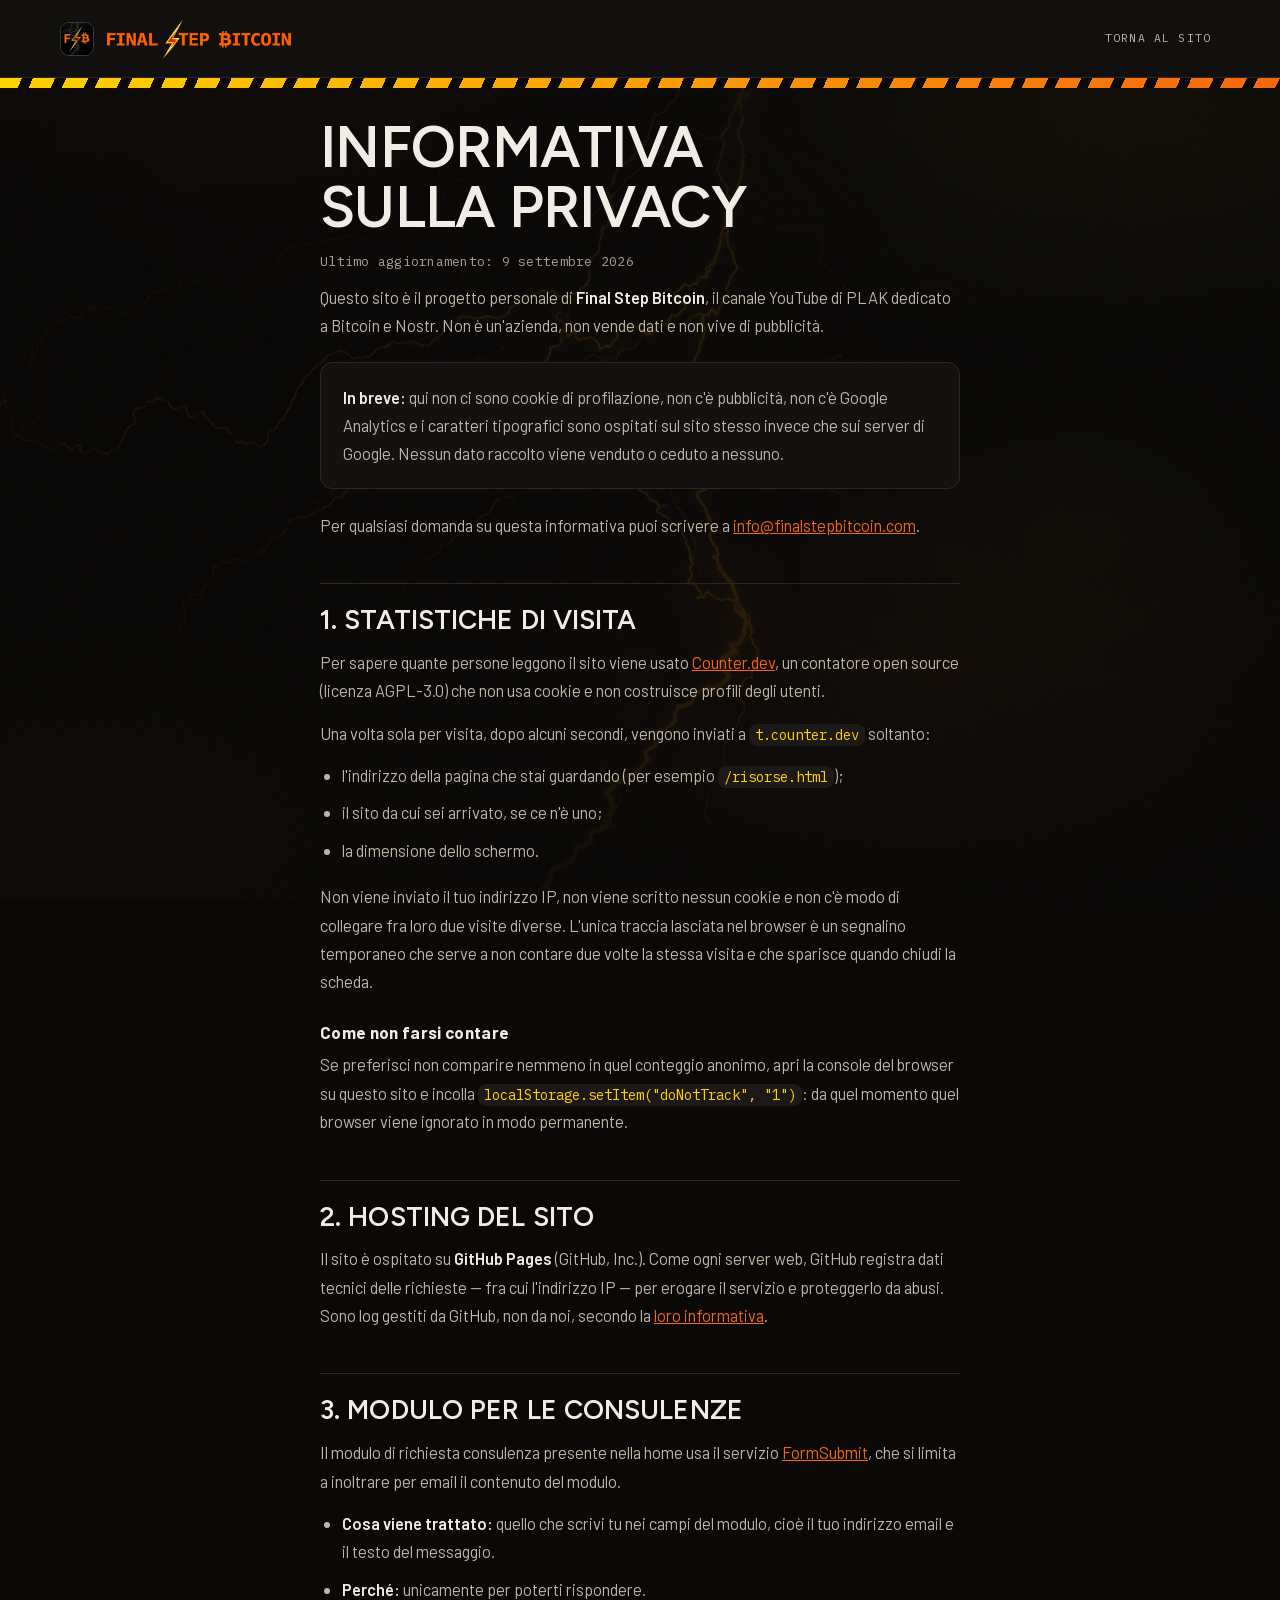
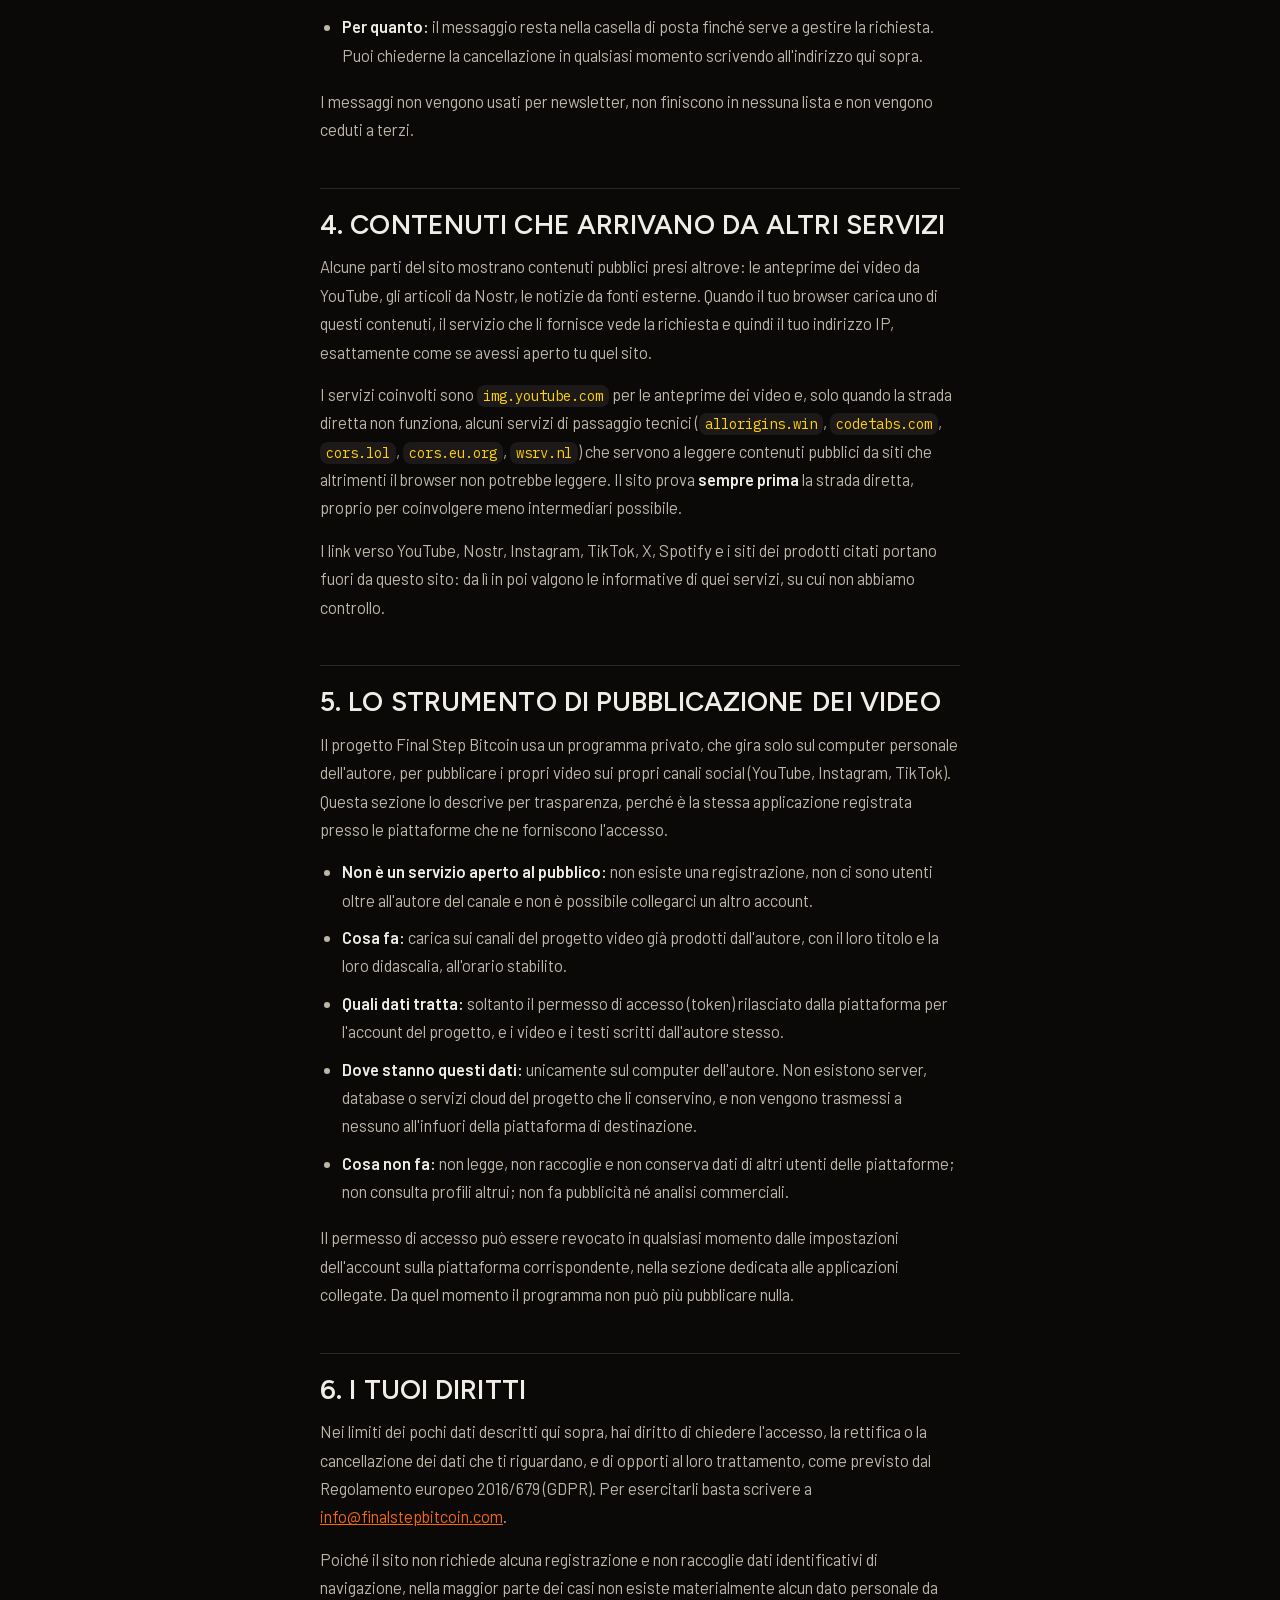
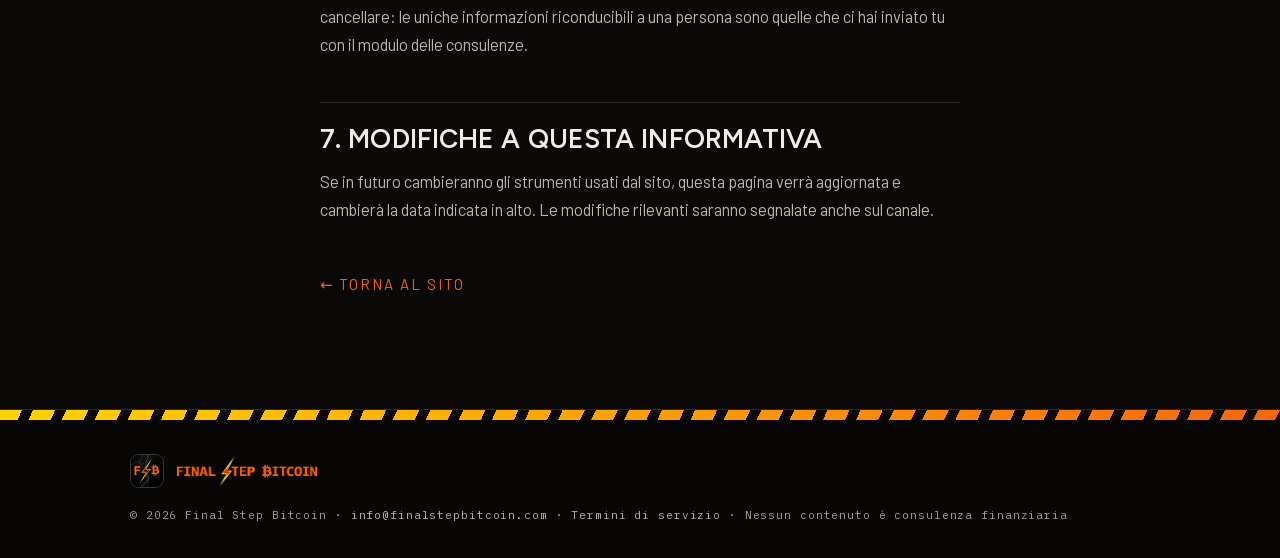
<file: privacy.html>
<!DOCTYPE html>
<html lang="it">
<head>
<meta charset="UTF-8">
<meta name="viewport" content="width=device-width, initial-scale=1.0">
<title>Informativa sulla privacy — Final Step Bitcoin</title>
<meta name="description" content="Quali dati raccoglie (e quali non raccoglie) il sito Final Step Bitcoin, e come funziona lo strumento che pubblica i video sui canali social del progetto.">
<meta property="og:title" content="Informativa sulla privacy — Final Step Bitcoin">
<meta property="og:description" content="Nessun cookie di profilazione, nessuna pubblicità, nessun dato rivenduto. Ecco cosa succede davvero.">
<meta property="og:type" content="website">
<meta name="theme-color" content="#0A0908">
<link rel="canonical" href="https://finalstepbitcoin.com/privacy.html">
<link rel="icon" href="img/favicon-32.png" sizes="32x32">
<link rel="apple-touch-icon" href="img/apple-touch-icon.png">
<link href="font/caratteri.css" rel="stylesheet">
<link rel="stylesheet" href="stile.css">

<!-- Le pagine legali NON copiano il menu completo della home.
     E' voluto: il menu va tenuto allineato a mano su ogni pagina che lo
     contiene, e due pagine in piu' vorrebbero dire due posti in piu' da
     ricordare ogni volta che si aggiunge una voce. Qui basta il marchio
     che riporta alla home. Tutto il resto dello stile arriva da
     stile.css, quindi se cambi un colore li' cambia anche qui. -->
<style>
  /* Testata e corpo condividono la stessa colonna da 760px, altrimenti
     il titolo resta a sinistra e il testo appare rientrato. */
  /* Il margine laterale deve restare quello di .wrap (--gutter): scriverlo
     a 0 nella scorciatoia 'padding' scollava il titolo dal testo. */
  .legale-testata{padding:calc(var(--nav-h) + 40px) var(--gutter) 10px;
    max-width:760px}
  .legale-testata h1{font-size:clamp(32px,6vw,58px)}
  .legale-data{font-family:var(--mono);font-size:13px;color:var(--mute-2);
    letter-spacing:.02em;margin-top:14px}
  .legale{max-width:760px;padding-bottom:90px}
  .legale h2{font-size:clamp(20px,2.8vw,27px);margin:44px 0 14px;
    padding-top:22px;border-top:1px solid var(--line)}
  .legale h3{font-size:17px;margin:26px 0 8px;text-transform:none;
    font-family:var(--body);font-weight:700;color:var(--bone)}
  .legale p,.legale li{font-family:var(--body);font-size:16.5px;
    line-height:1.72;color:var(--mute)}
  .legale p{margin:0 0 14px}
  .legale ul{margin:0 0 18px;padding-left:22px}
  .legale li{margin-bottom:9px}
  .legale a{color:var(--orange)}
  .legale strong{color:var(--bone);font-weight:600}
  .legale code{font-family:var(--mono);font-size:14px;color:var(--yellow);
    background:var(--ink-3);padding:2px 6px;border-radius:var(--r-sm)}
  .riquadro{background:var(--ink-2);border:1px solid var(--line);
    border-radius:var(--r);padding:20px 22px;margin:22px 0}
  .riquadro p:last-child{margin-bottom:0}
  .torna{display:inline-block;margin-top:34px;font-family:var(--body);
    font-size:15px;color:var(--mute);text-decoration:none}
  .torna:hover{color:var(--orange)}
</style>
</head>
<body>

<div class="sfondo" aria-hidden="true">
  <span class="fulmini"></span>
  <span class="aurora aurora--1"></span>
  <span class="aurora aurora--2"></span>
  <span class="grana"></span>
</div>

<div class="nav-shell">
  <nav>
    <a href="index.html" class="brand">
      <img class="marchio" src="img/logo.webp" width="34" height="34" alt="">
      <img class="scritta" src="img/scritta.webp?v=3" width="1219" height="275" alt="Final Step Bitcoin">
    </a>
    <div class="nav-links">
      <a href="index.html">Torna al sito</a>
    </div>
  </nav>
  <div class="hazard" aria-hidden="true"></div>
</div>

<header class="wrap legale-testata">
  <h1>Informativa sulla privacy</h1>
  <p class="legale-data">Ultimo aggiornamento: 9 settembre 2026</p>
</header>

<main class="wrap legale">

  <p>Questo sito è il progetto personale di <strong>Final Step Bitcoin</strong>,
  il canale YouTube di PLAK dedicato a Bitcoin e Nostr. Non è un'azienda, non
  vende dati e non vive di pubblicità.</p>

  <div class="riquadro">
    <p><strong>In breve:</strong> qui non ci sono cookie di profilazione, non
    c'è pubblicità, non c'è Google Analytics e i caratteri tipografici sono
    ospitati sul sito stesso invece che sui server di Google. Nessun dato
    raccolto viene venduto o ceduto a nessuno.</p>
  </div>

  <p>Per qualsiasi domanda su questa informativa puoi scrivere a
  <a href="mailto:info@finalstepbitcoin.com">info@finalstepbitcoin.com</a>.</p>

  <h2>1. Statistiche di visita</h2>

  <p>Per sapere quante persone leggono il sito viene usato
  <a href="https://counter.dev" rel="noopener">Counter.dev</a>, un contatore
  open source (licenza AGPL-3.0) che non usa cookie e non costruisce profili
  degli utenti.</p>

  <p>Una volta sola per visita, dopo alcuni secondi, vengono inviati a
  <code>t.counter.dev</code> soltanto:</p>

  <ul>
    <li>l'indirizzo della pagina che stai guardando (per esempio
      <code>/risorse.html</code>);</li>
    <li>il sito da cui sei arrivato, se ce n'è uno;</li>
    <li>la dimensione dello schermo.</li>
  </ul>

  <p>Non viene inviato il tuo indirizzo IP, non viene scritto nessun cookie e
  non c'è modo di collegare fra loro due visite diverse. L'unica traccia
  lasciata nel browser è un segnalino temporaneo che serve a non contare due
  volte la stessa visita e che sparisce quando chiudi la scheda.</p>

  <h3>Come non farsi contare</h3>
  <p>Se preferisci non comparire nemmeno in quel conteggio anonimo, apri la
  console del browser su questo sito e incolla
  <code>localStorage.setItem("doNotTrack", "1")</code>: da quel momento quel
  browser viene ignorato in modo permanente.</p>

  <h2>2. Hosting del sito</h2>

  <p>Il sito è ospitato su <strong>GitHub Pages</strong> (GitHub, Inc.). Come
  ogni server web, GitHub registra dati tecnici delle richieste — fra cui
  l'indirizzo IP — per erogare il servizio e proteggerlo da abusi. Sono log
  gestiti da GitHub, non da noi, secondo la
  <a href="https://docs.github.com/site-policy/privacy-policies/github-privacy-statement" rel="noopener">loro informativa</a>.</p>

  <h2>3. Modulo per le consulenze</h2>

  <p>Il modulo di richiesta consulenza presente nella home usa il servizio
  <a href="https://formsubmit.co" rel="noopener">FormSubmit</a>, che si limita
  a inoltrare per email il contenuto del modulo.</p>

  <ul>
    <li><strong>Cosa viene trattato:</strong> quello che scrivi tu nei campi
      del modulo, cioè il tuo indirizzo email e il testo del messaggio.</li>
    <li><strong>Perché:</strong> unicamente per poterti rispondere.</li>
    <li><strong>Per quanto:</strong> il messaggio resta nella casella di posta
      finché serve a gestire la richiesta. Puoi chiederne la cancellazione in
      qualsiasi momento scrivendo all'indirizzo qui sopra.</li>
  </ul>

  <p>I messaggi non vengono usati per newsletter, non finiscono in nessuna
  lista e non vengono ceduti a terzi.</p>

  <h2>4. Contenuti che arrivano da altri servizi</h2>

  <p>Alcune parti del sito mostrano contenuti pubblici presi altrove: le
  anteprime dei video da YouTube, gli articoli da Nostr, le notizie da fonti
  esterne. Quando il tuo browser carica uno di questi contenuti, il servizio
  che li fornisce vede la richiesta e quindi il tuo indirizzo IP, esattamente
  come se avessi aperto tu quel sito.</p>

  <p>I servizi coinvolti sono <code>img.youtube.com</code> per le anteprime dei
  video e, solo quando la strada diretta non funziona, alcuni servizi di
  passaggio tecnici (<code>allorigins.win</code>, <code>codetabs.com</code>,
  <code>cors.lol</code>, <code>cors.eu.org</code>, <code>wsrv.nl</code>) che
  servono a leggere contenuti pubblici da siti che altrimenti il browser non
  potrebbe leggere. Il sito prova <strong>sempre prima</strong> la strada
  diretta, proprio per coinvolgere meno intermediari possibile.</p>

  <p>I link verso YouTube, Nostr, Instagram, TikTok, X, Spotify e i siti dei
  prodotti citati portano fuori da questo sito: da lì in poi valgono le
  informative di quei servizi, su cui non abbiamo controllo.</p>

  <h2>5. Lo strumento di pubblicazione dei video</h2>

  <p>Il progetto Final Step Bitcoin usa un programma privato, che gira solo sul
  computer personale dell'autore, per pubblicare i propri video sui propri
  canali social (YouTube, Instagram, TikTok). Questa sezione lo descrive per
  trasparenza, perché è la stessa applicazione registrata presso le piattaforme
  che ne forniscono l'accesso.</p>

  <ul>
    <li><strong>Non è un servizio aperto al pubblico:</strong> non esiste una
      registrazione, non ci sono utenti oltre all'autore del canale e non è
      possibile collegarci un altro account.</li>
    <li><strong>Cosa fa:</strong> carica sui canali del progetto video già
      prodotti dall'autore, con il loro titolo e la loro didascalia, all'orario
      stabilito.</li>
    <li><strong>Quali dati tratta:</strong> soltanto il permesso di accesso
      (token) rilasciato dalla piattaforma per l'account del progetto, e i
      video e i testi scritti dall'autore stesso.</li>
    <li><strong>Dove stanno questi dati:</strong> unicamente sul computer
      dell'autore. Non esistono server, database o servizi cloud del progetto
      che li conservino, e non vengono trasmessi a nessuno all'infuori della
      piattaforma di destinazione.</li>
    <li><strong>Cosa non fa:</strong> non legge, non raccoglie e non conserva
      dati di altri utenti delle piattaforme; non consulta profili altrui; non
      fa pubblicità né analisi commerciali.</li>
  </ul>

  <p>Il permesso di accesso può essere revocato in qualsiasi momento dalle
  impostazioni dell'account sulla piattaforma corrispondente, nella sezione
  dedicata alle applicazioni collegate. Da quel momento il programma non può
  più pubblicare nulla.</p>

  <h2>6. I tuoi diritti</h2>

  <p>Nei limiti dei pochi dati descritti qui sopra, hai diritto di chiedere
  l'accesso, la rettifica o la cancellazione dei dati che ti riguardano, e di
  opporti al loro trattamento, come previsto dal Regolamento europeo
  2016/679 (GDPR). Per esercitarli basta scrivere a
  <a href="mailto:info@finalstepbitcoin.com">info@finalstepbitcoin.com</a>.</p>

  <p>Poiché il sito non richiede alcuna registrazione e non raccoglie dati
  identificativi di navigazione, nella maggior parte dei casi non esiste
  materialmente alcun dato personale da cancellare: le uniche informazioni
  riconducibili a una persona sono quelle che ci hai inviato tu con il modulo
  delle consulenze.</p>

  <h2>7. Modifiche a questa informativa</h2>

  <p>Se in futuro cambieranno gli strumenti usati dal sito, questa pagina verrà
  aggiornata e cambierà la data indicata in alto. Le modifiche rilevanti
  saranno segnalate anche sul canale.</p>

  <a class="torna" href="index.html">← Torna al sito</a>

</main>

<footer>
  <div class="hazard" aria-hidden="true"></div>
  <div class="wrap foot">
    <a href="index.html" class="brand">
      <img class="marchio" src="img/logo.webp" width="34" height="34" alt="" loading="lazy">
      <img class="scritta" src="img/scritta.webp?v=3" width="1219" height="275" alt="Final Step Bitcoin" loading="lazy">
    </a>
    <p class="foot-note">
      © <span id="year">2026</span> Final Step Bitcoin · <a href="mailto:info@finalstepbitcoin.com">info@finalstepbitcoin.com</a>
      · <a href="termini.html">Termini di servizio</a>
      · Nessun contenuto è consulenza finanziaria
    </p>
  </div>
</footer>

<script>
  document.getElementById('year').textContent = new Date().getFullYear();
</script>

</body>
</html>
</file>
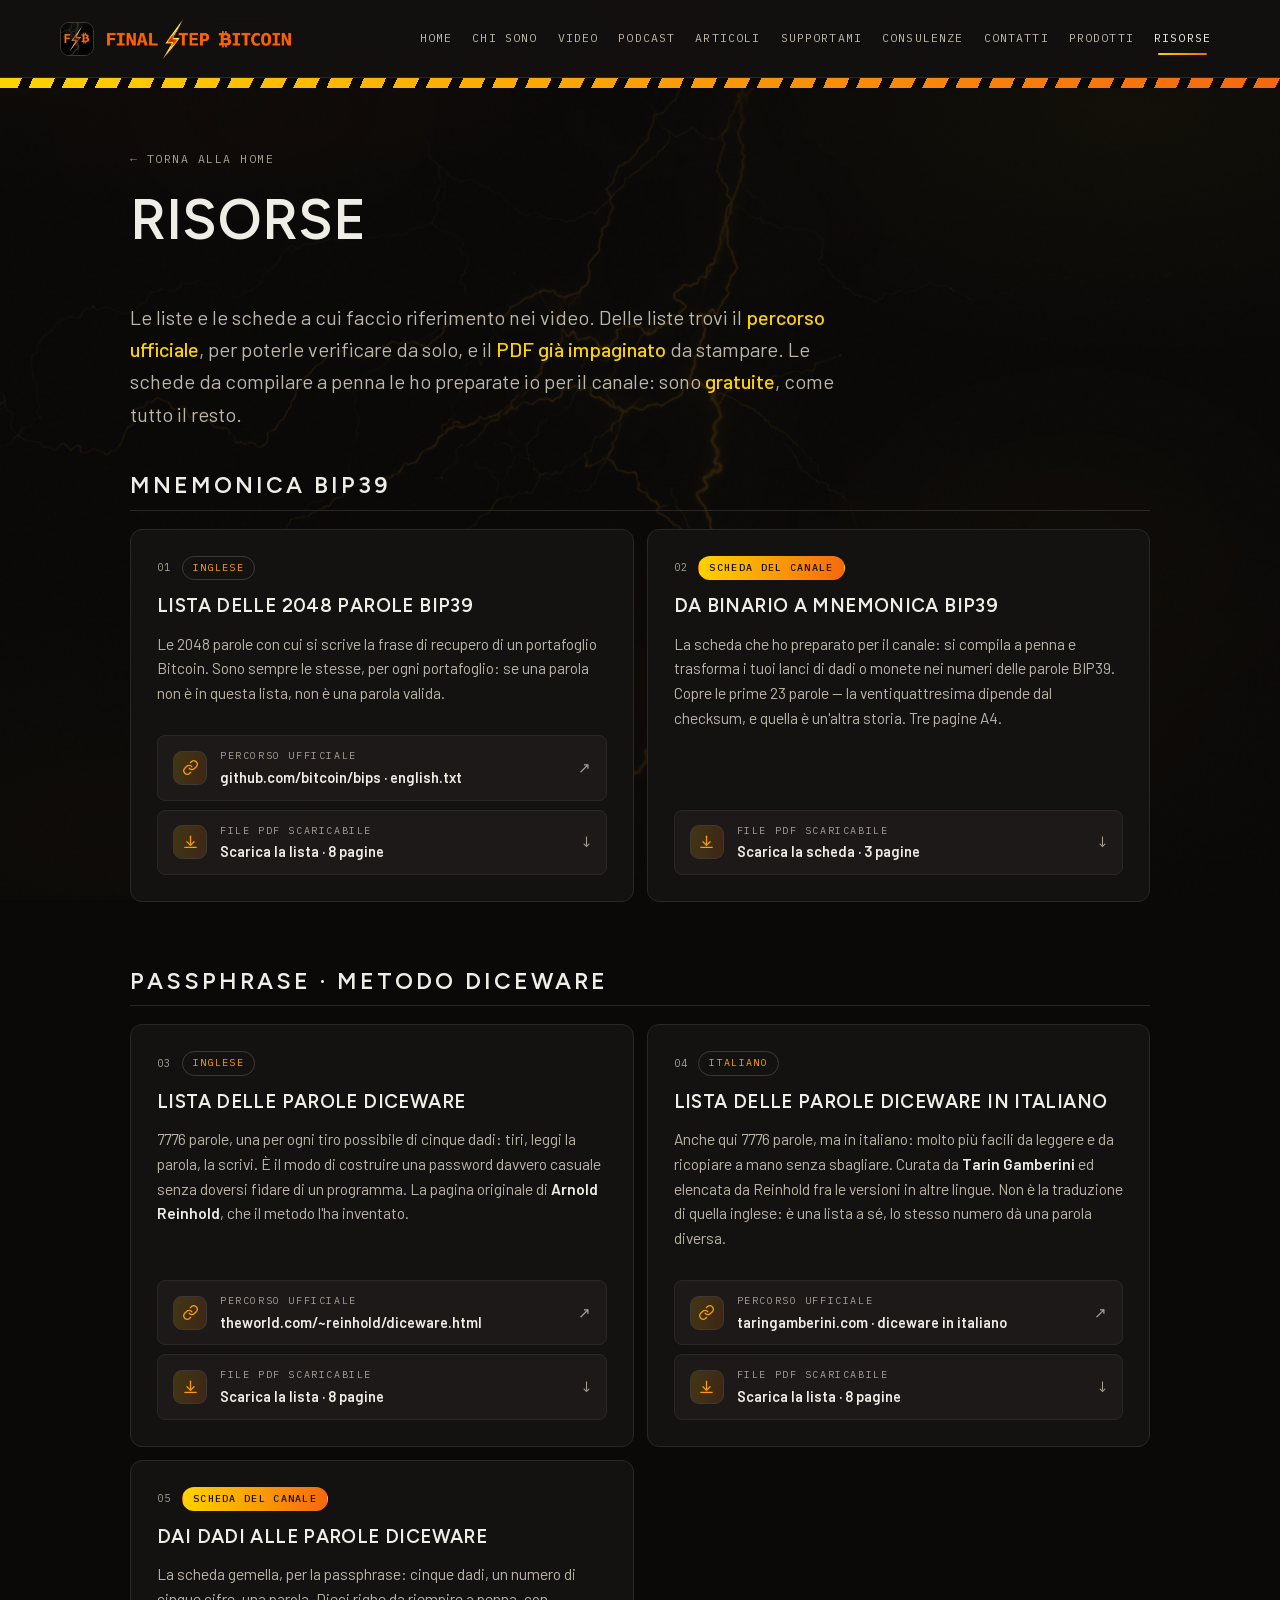
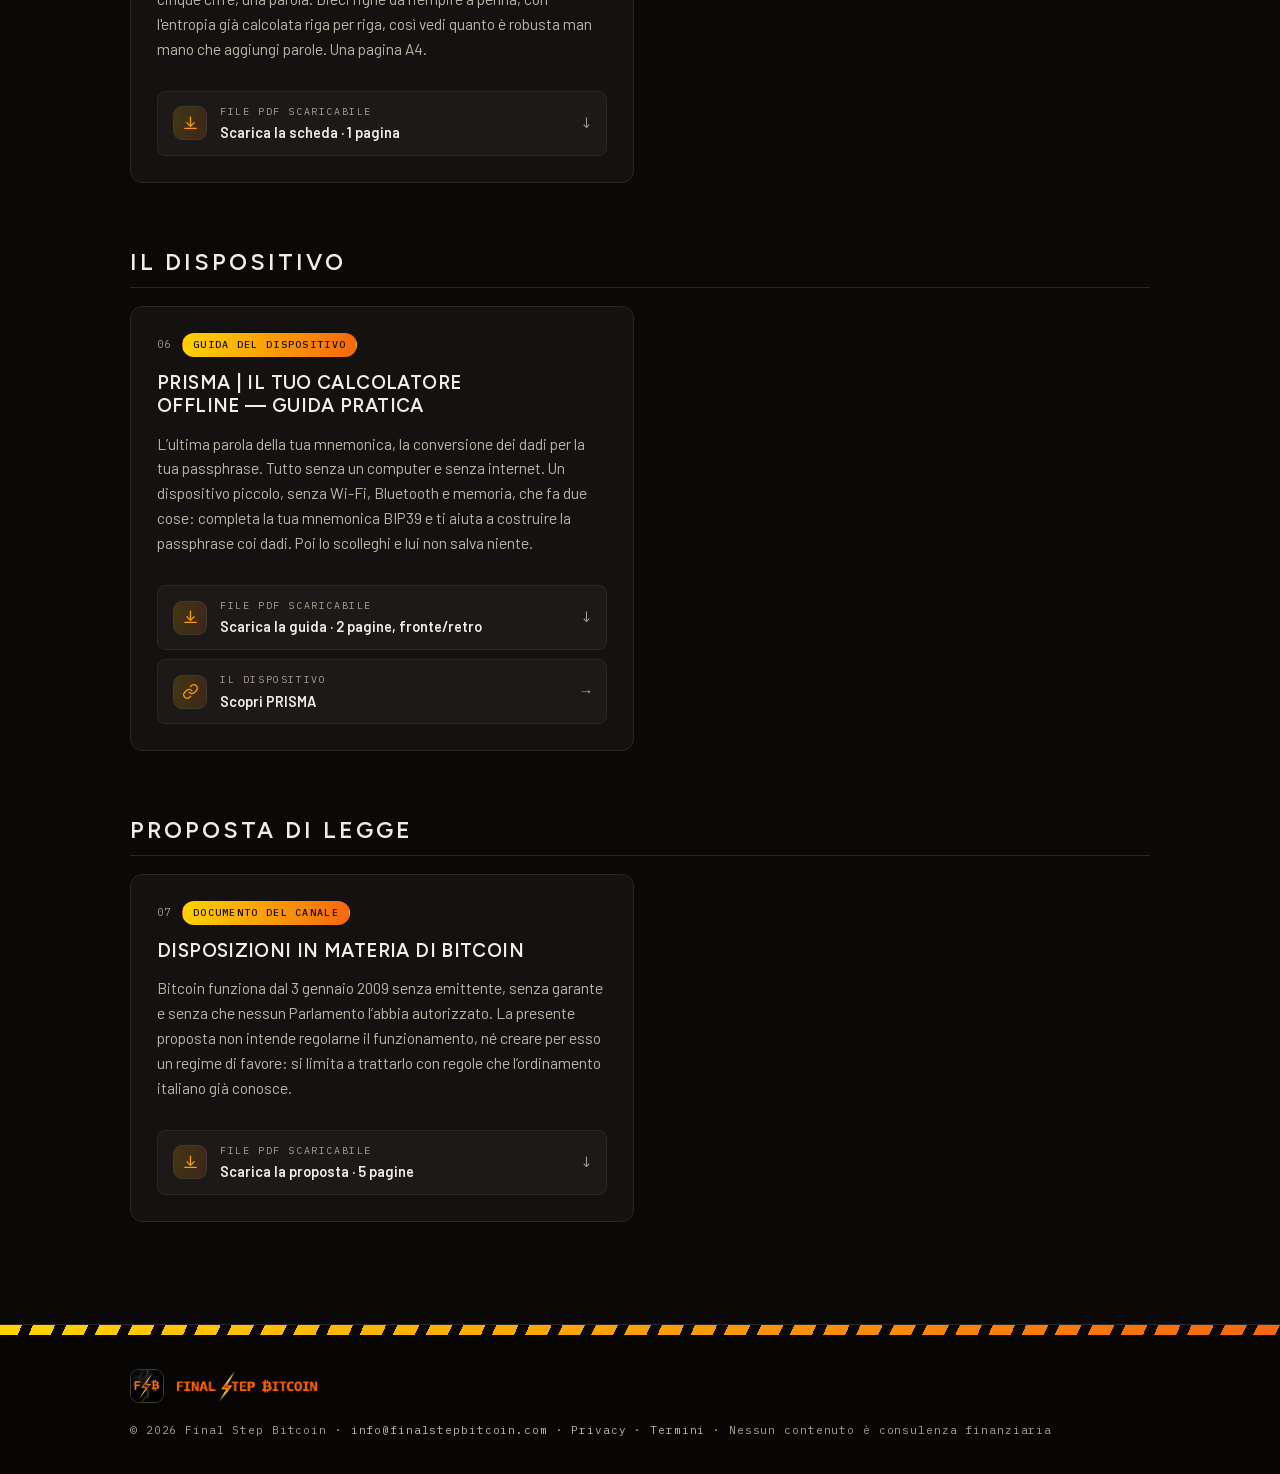
<file: risorse.html>
<!DOCTYPE html>
<html lang="it">
<head>
<meta charset="UTF-8">
<meta name="viewport" content="width=device-width, initial-scale=1.0">
<title>Risorse — Final Step Bitcoin</title>
<meta name="description" content="Mnemonica BIP39 e passphrase col metodo Diceware: le liste di parole ufficiali, i PDF impaginati e le schede da compilare a penna. Tutto gratuito, tutto da stampare.">
<meta property="og:title" content="Risorse — Final Step Bitcoin">
<meta property="og:description" content="Le liste BIP39 e Diceware e le schede da stampare per generare mnemonica e passphrase a mano.">
<meta property="og:type" content="website">
<meta name="twitter:card" content="summary_large_image">
<meta name="theme-color" content="#0A0908">
<link rel="canonical" href="https://finalstepbitcoin.com/risorse.html">
<link rel="icon" href="img/favicon-32.png" sizes="32x32">
<link rel="apple-touch-icon" href="img/apple-touch-icon.png">
<!-- I caratteri stanno in casa nostra, non sui server di Google:
     spiegazione dentro font/caratteri.css -->
<link href="font/caratteri.css" rel="stylesheet">
<!-- La grafica e' la stessa della home e sta tutta in stile.css:
     se cambi un colore li', cambia su tutte e due le pagine. -->
<link rel="stylesheet" href="stile.css">
</head>
<body>

<!-- gli strati dello sfondo: stanno dietro a tutto e non sono cliccabili -->
<div class="sfondo" aria-hidden="true">
  <span class="fulmini"></span>
  <span class="aurora aurora--1"></span>
  <span class="aurora aurora--2"></span>
  <span class="grana"></span>
</div>

<!-- ══════════ NAV ══════════
     Stesse voci della home, ma qui ogni voce deve TORNARE alla home e
     poi scendere alla sezione: per questo iniziano tutte con
     "index.html#". Solo "Risorse" resta su questa pagina, ed e' la voce
     accesa (class="on"). Se un giorno aggiungi o togli una voce nella
     home, ricordati di rifarlo anche qui. -->
<div class="nav-shell">
  <nav>
    <a href="index.html" class="brand">
      <img class="marchio" src="img/logo.webp" width="34" height="34" alt="">
      <img class="scritta" src="img/scritta.webp?v=3" width="1219" height="275" alt="Final Step Bitcoin">
    </a>
    <div class="nav-links" id="navlinks">
      <a href="index.html#home">Home</a>
      <a href="index.html#chi-sono">Chi sono</a>
      <a href="index.html#video">Video</a>
      <a href="index.html#podcast">Podcast</a>
      <a href="index.html#articoli">Articoli</a>
      <a href="index.html#supportami">Supportami</a>
      <a href="index.html#consulenze">Consulenze</a>
      <a href="index.html#contatti">Contatti</a>
      <a href="prodotti.html">Prodotti</a>
      <a href="risorse.html" class="on">Risorse</a>
    </div>
    <button class="burger" id="burger" aria-label="Apri il menu" aria-expanded="false" aria-controls="navlinks">&#9776;</button>
  </nav>
  <div class="hazard" aria-hidden="true"></div>
</div>

<!-- ══════════ RISORSE ══════════
     COME E' ORGANIZZATA QUESTA PAGINA — istruzioni per te, non si vedono
     online.

     La pagina e' divisa in GRUPPI. Ogni gruppo e' un blocco
     <section class="ris-gruppo">, con il suo titolo e la sua griglia di
     schede. Adesso i gruppi sono quattro:
       Mnemonica BIP39
       Passphrase, metodo Diceware
       Il dispositivo
       Proposta di legge
     Per farne un altro, copia un blocco <section class="ris-gruppo"> intero
     e cambia il titolo.

     Ogni risorsa dentro al gruppo e' un blocco
     <article class="risorsa"> ... </article> con, in fondo, una o due righe
     cliccabili:
       - PERCORSO UFFICIALE  → il sito da cui viene la lista (link esterno)
       - FILE PDF SCARICABILE → il file dentro la cartella risorse/

     Le schede fatte da NOI hanno una riga sola (il PDF) e la targhetta
     piena: <span class="ris-tag ris-tag--nostra">Scheda del canale</span>.
     Le liste di altri hanno due righe e la targhetta vuota con la lingua.

     PER AGGIUNGERE UNA RISORSA copia un <article> intero e cambia:
       1. il numero  dentro <span class="ris-code"> — vanno contati di
                     seguito su TUTTA la pagina (01, 02, 03 …), non uno per
                     gruppo, altrimenti ci si ritrova due schede "01"
       2. il titolo  dentro <h3 class="ris-name">
       3. la targhetta dentro <span class="ris-tag">
       4. il testo   dentro <p class="ris-desc">
       5. gli indirizzi delle righe in fondo

     PER I PDF: il file va messo nella cartella  risorse/  (la cartella, non
     questo file: si chiamano quasi uguale ma sono due cose diverse) e
     l'indirizzo diventa  risorse/nome-del-file.pdf . L'attributo
     download="…" e' il nome che il file avra' sul computer di chi scarica,
     quindi scrivilo per esteso e comprensibile.

     SE UNA RIGA NON E' ANCORA PRONTA la si puo' spegnere: si sostituisce
     <a class="ris-via" href="…">  con  <div class="ris-via ris-via--off">
     (e </a> con </div>), si toglie la freccia e si scrive "In arrivo".

     NOTA sui percorsi lunghi: il testo che si vede NON deve per forza
     essere l'indirizzo intero. Se e' lunghissimo, sul telefono va a capo
     tre volte. Meglio una versione corta: il link porta comunque
     all'indirizzo completo, quello scritto in href.
     ═════════════════════════════════════════════════════════════════ -->
<main class="sec sec--pagina" id="risorse">
  <div class="wrap">
    <a class="torna" href="index.html">← Torna alla home</a>
    <div class="sec-head rise">
      <h1 class="titolo-pagina">Risorse</h1>
    </div>
    <p class="lede rise" style="margin-bottom:clamp(30px,4vw,44px)">
      Le liste e le schede a cui faccio riferimento nei video. Delle liste trovi
      il <em>percorso ufficiale</em>, per poterle verificare da solo, e il
      <em>PDF già impaginato</em> da stampare. Le schede da compilare a penna le ho
      preparate io per il canale: sono <em>gratuite</em>, come tutto il resto.
    </p>

    <!-- ══════ GRUPPO 1 · MNEMONICA BIP39 ══════ -->
    <section class="ris-gruppo rise">
      <h2 class="ris-gruppo-lbl">Mnemonica BIP39</h2>
      <div class="risorse">

        <!-- ── 01 · LA LISTA ──
             Il percorso e' il file dentro il repository ufficiale delle BIP,
             cioe' il documento che ha DEFINITO lo standard. Non una copia:
             la fonte. Verificato l'8 agosto 2026, 2048 parole esatte.
             SOLO INGLESE, per scelta: sul repository esiste anche la lista
             italiana, ma quasi tutti i portafogli lavorano con l'inglese e
             metterle vicine farebbe pensare che siano intercambiabili. -->
        <article class="risorsa">
          <div class="ris-head">
            <span class="ris-code">01</span>
            <span class="ris-tag">Inglese</span>
          </div>
          <h3 class="ris-name">Lista delle 2048 parole BIP39</h3>
          <p class="ris-desc">
            Le 2048 parole con cui si scrive la frase di recupero di un portafoglio
            Bitcoin. Sono sempre le stesse, per ogni portafoglio: se una parola non
            è in questa lista, non è una parola valida.
          </p>
          <div class="ris-vie">
            <a class="ris-via" href="https://github.com/bitcoin/bips/blob/master/bip-0039/english.txt" target="_blank" rel="noopener">
              <span class="ris-ic">
                <svg viewBox="0 0 24 24" fill="none" stroke="#FA9D07" stroke-width="1.8" stroke-linecap="round" stroke-linejoin="round" aria-hidden="true"><path d="M10 13a5 5 0 0 0 7.5.5l3-3a5 5 0 0 0-7-7l-1.7 1.7"/><path d="M14 11a5 5 0 0 0-7.5-.5l-3 3a5 5 0 0 0 7 7l1.7-1.7"/></svg>
              </span>
              <span class="ris-txt">
                <span class="ris-lbl">Percorso ufficiale</span>
                <span class="ris-val">github.com/bitcoin/bips · english.txt</span>
              </span>
              <span class="ris-x" aria-hidden="true">↗</span>
            </a>
            <a class="ris-via" href="risorse/lista-bip39-2048-parole.pdf" download="Lista BIP39 - 2048 parole.pdf">
              <span class="ris-ic">
                <svg viewBox="0 0 24 24" fill="none" stroke="#FA9D07" stroke-width="1.8" stroke-linecap="round" stroke-linejoin="round" aria-hidden="true"><path d="M12 3v12"/><path d="m7 11 5 5 5-5"/><path d="M4 19h16"/></svg>
              </span>
              <span class="ris-txt">
                <span class="ris-lbl">File PDF scaricabile</span>
                <span class="ris-val">Scarica la lista · 8 pagine</span>
              </span>
              <span class="ris-x" aria-hidden="true">↓</span>
            </a>
          </div>
        </article>

        <!-- ── 02 · LA NOSTRA SCHEDA ──
             Una riga sola: e' roba nostra, non c'e' nessun "percorso
             ufficiale" da citare. Sorgente e build in
             ~/Desktop/CLAUDE CODE/dispositivo-checksum/scheda-bip39/ -->
        <article class="risorsa">
          <div class="ris-head">
            <span class="ris-code">02</span>
            <span class="ris-tag ris-tag--nostra">Scheda del canale</span>
          </div>
          <h3 class="ris-name">Da binario a mnemonica BIP39</h3>
          <p class="ris-desc">
            La scheda che ho preparato per il canale: si compila a penna e trasforma
            i tuoi lanci di dadi o monete nei numeri delle parole BIP39. Copre le
            prime 23 parole — la ventiquattresima dipende dal checksum, e quella è
            un'altra storia. Tre pagine A4.
          </p>
          <div class="ris-vie">
            <a class="ris-via" href="risorse/scheda-bip39-da-binario-a-mnemonica.pdf" download="Scheda BIP39 - da binario a mnemonica.pdf">
              <span class="ris-ic">
                <svg viewBox="0 0 24 24" fill="none" stroke="#FA9D07" stroke-width="1.8" stroke-linecap="round" stroke-linejoin="round" aria-hidden="true"><path d="M12 3v12"/><path d="m7 11 5 5 5-5"/><path d="M4 19h16"/></svg>
              </span>
              <span class="ris-txt">
                <span class="ris-lbl">File PDF scaricabile</span>
                <span class="ris-val">Scarica la scheda · 3 pagine</span>
              </span>
              <span class="ris-x" aria-hidden="true">↓</span>
            </a>
          </div>
        </article>

      </div>
    </section>

    <!-- ══════ GRUPPO 2 · PASSPHRASE, METODO DICEWARE ══════ -->
    <section class="ris-gruppo rise">
      <h2 class="ris-gruppo-lbl">Passphrase · metodo Diceware</h2>
      <div class="risorse">

        <!-- ── 03 · LISTA INGLESE ──
             Qui il percorso porta alla PAGINA di Arnold Reinhold, non al file.
             Motivo: il file della lista e' firmato con PGP, quindi si apre come
             un muro di testo con dentro la firma, e chi ci clicca senza sapere
             cosa sia si spaventa. Dalla pagina la lista e' a un clic, e c'e'
             anche la spiegazione del metodo scritta da lui. -->
        <article class="risorsa">
          <div class="ris-head">
            <span class="ris-code">03</span>
            <span class="ris-tag">Inglese</span>
          </div>
          <h3 class="ris-name">Lista delle parole Diceware</h3>
          <p class="ris-desc">
            7776 parole, una per ogni tiro possibile di cinque dadi: tiri, leggi la
            parola, la scrivi. È il modo di costruire una password davvero casuale
            senza doversi fidare di un programma. La pagina originale di
            <strong>Arnold Reinhold</strong>, che il metodo l'ha inventato.
          </p>
          <div class="ris-vie">
            <a class="ris-via" href="https://theworld.com/~reinhold/diceware.html" target="_blank" rel="noopener">
              <span class="ris-ic">
                <svg viewBox="0 0 24 24" fill="none" stroke="#FA9D07" stroke-width="1.8" stroke-linecap="round" stroke-linejoin="round" aria-hidden="true"><path d="M10 13a5 5 0 0 0 7.5.5l3-3a5 5 0 0 0-7-7l-1.7 1.7"/><path d="M14 11a5 5 0 0 0-7.5-.5l-3 3a5 5 0 0 0 7 7l1.7-1.7"/></svg>
              </span>
              <span class="ris-txt">
                <span class="ris-lbl">Percorso ufficiale</span>
                <span class="ris-val">theworld.com/~reinhold/diceware.html</span>
              </span>
              <span class="ris-x" aria-hidden="true">↗</span>
            </a>
            <a class="ris-via" href="risorse/lista-diceware-inglese.pdf" download="Lista Diceware in inglese.pdf">
              <span class="ris-ic">
                <svg viewBox="0 0 24 24" fill="none" stroke="#FA9D07" stroke-width="1.8" stroke-linecap="round" stroke-linejoin="round" aria-hidden="true"><path d="M12 3v12"/><path d="m7 11 5 5 5-5"/><path d="M4 19h16"/></svg>
              </span>
              <span class="ris-txt">
                <span class="ris-lbl">File PDF scaricabile</span>
                <span class="ris-val">Scarica la lista · 8 pagine</span>
              </span>
              <span class="ris-x" aria-hidden="true">↓</span>
            </a>
          </div>
        </article>

        <!-- ── 04 · LISTA ITALIANA ──
             ATTENZIONE, e' una cosa che si confonde facilmente: questa lista NON
             sta sul sito di Reinhold. L'ha fatta Tarin Gamberini e sta sul suo
             sito; Reinhold la CITA dalla sua pagina, nell'elenco delle lingue.
             Per questo la scheda scrive il suo nome: non e' una traduzione
             ufficiale, e' la traduzione che l'ideatore riconosce.
             Verificata l'8 agosto 2026: versione 4 del 2019, 7776 parole.
             Nota: NON e' la traduzione della lista inglese. Le due liste sono
             indipendenti, lo stesso numero da' parole diverse. -->
        <article class="risorsa">
          <div class="ris-head">
            <span class="ris-code">04</span>
            <span class="ris-tag">Italiano</span>
          </div>
          <h3 class="ris-name">Lista delle parole Diceware in italiano</h3>
          <p class="ris-desc">
            Anche qui 7776 parole, ma in italiano: molto più facili da leggere e da
            ricopiare a mano senza sbagliare. Curata da <strong>Tarin Gamberini</strong>
            ed elencata da Reinhold fra le versioni in altre lingue. Non è la
            traduzione di quella inglese: è una lista a sé, lo stesso numero dà una
            parola diversa.
          </p>
          <div class="ris-vie">
            <a class="ris-via" href="https://www.taringamberini.com/it/diceware_it_IT/lista-di-parole-diceware-in-italiano/" target="_blank" rel="noopener">
              <span class="ris-ic">
                <svg viewBox="0 0 24 24" fill="none" stroke="#FA9D07" stroke-width="1.8" stroke-linecap="round" stroke-linejoin="round" aria-hidden="true"><path d="M10 13a5 5 0 0 0 7.5.5l3-3a5 5 0 0 0-7-7l-1.7 1.7"/><path d="M14 11a5 5 0 0 0-7.5-.5l-3 3a5 5 0 0 0 7 7l1.7-1.7"/></svg>
              </span>
              <span class="ris-txt">
                <span class="ris-lbl">Percorso ufficiale</span>
                <span class="ris-val">taringamberini.com · diceware in italiano</span>
              </span>
              <span class="ris-x" aria-hidden="true">↗</span>
            </a>
            <a class="ris-via" href="risorse/lista-diceware-italiano.pdf" download="Lista Diceware in italiano.pdf">
              <span class="ris-ic">
                <svg viewBox="0 0 24 24" fill="none" stroke="#FA9D07" stroke-width="1.8" stroke-linecap="round" stroke-linejoin="round" aria-hidden="true"><path d="M12 3v12"/><path d="m7 11 5 5 5-5"/><path d="M4 19h16"/></svg>
              </span>
              <span class="ris-txt">
                <span class="ris-lbl">File PDF scaricabile</span>
                <span class="ris-val">Scarica la lista · 8 pagine</span>
              </span>
              <span class="ris-x" aria-hidden="true">↓</span>
            </a>
          </div>
        </article>

        <!-- ── 05 · LA NOSTRA SCHEDA ──
             Una riga sola, come la 02. Sorgente e build in
             ~/Desktop/CLAUDE CODE/dispositivo-checksum/scheda-diceware/ -->
        <article class="risorsa">
          <div class="ris-head">
            <span class="ris-code">05</span>
            <span class="ris-tag ris-tag--nostra">Scheda del canale</span>
          </div>
          <h3 class="ris-name">Dai dadi alle parole Diceware</h3>
          <p class="ris-desc">
            La scheda gemella, per la passphrase: cinque dadi, un numero di cinque
            cifre, una parola. Dieci righe da riempire a penna, con l'entropia già
            calcolata riga per riga, così vedi quanto è robusta man mano che
            aggiungi parole. Una pagina A4.
          </p>
          <div class="ris-vie">
            <a class="ris-via" href="risorse/scheda-diceware-dai-dadi-alle-parole.pdf" download="Scheda Diceware - dai dadi alle parole.pdf">
              <span class="ris-ic">
                <svg viewBox="0 0 24 24" fill="none" stroke="#FA9D07" stroke-width="1.8" stroke-linecap="round" stroke-linejoin="round" aria-hidden="true"><path d="M12 3v12"/><path d="m7 11 5 5 5-5"/><path d="M4 19h16"/></svg>
              </span>
              <span class="ris-txt">
                <span class="ris-lbl">File PDF scaricabile</span>
                <span class="ris-val">Scarica la scheda · 1 pagina</span>
              </span>
              <span class="ris-x" aria-hidden="true">↓</span>
            </a>
          </div>
        </article>

      </div>
    </section>

    <!-- ══════ GRUPPO 3 · IL DISPOSITIVO ══════
         Aggiunto il 01/09/2026. A differenza degli altri, questo PDF
         CAMBIA A OGNI VERSIONE DEL FIRMWARE: sulla prima facciata sono
         stampate le tre parole dell'impronta che il dispositivo mostra
         all'accensione. Una guida vecchia qui dentro farebbe sembrare
         manomesso un dispositivo sano, che e' il danno peggiore possibile.
         Quando esce un firmware nuovo va ricopiato:
           ~/Desktop/CLAUDE CODE/dispositivo-checksum/guida/PRISMA - GUIDA PRATICA.pdf
           -> risorse/prisma-guida-pratica.pdf
         Al 01/09/2026 la guida qui e' quella del firmware 1.1,
         impronta STABLE CHAIR PROBLEM. -->
    <section class="ris-gruppo rise">
      <h2 class="ris-gruppo-lbl">Il dispositivo</h2>
      <div class="risorse">

        <article class="risorsa">
          <div class="ris-head">
            <span class="ris-code">06</span>
            <span class="ris-tag ris-tag--nostra">Guida del dispositivo</span>
          </div>
          <h3 class="ris-name">PRISMA | Il tuo calcolatore offline &mdash; Guida pratica</h3>
          <p class="ris-desc">
            L&rsquo;ultima parola della tua mnemonica, la conversione dei dadi per la
            tua passphrase. Tutto senza un computer e senza internet. Un dispositivo
            piccolo, senza Wi-Fi, Bluetooth e memoria, che fa due cose: completa la
            tua mnemonica BIP39 e ti aiuta a costruire la passphrase coi dadi. Poi
            lo scolleghi e lui non salva niente.
          </p>
          <div class="ris-vie">
            <a class="ris-via" href="risorse/prisma-guida-pratica.pdf" download="PRISMA - Guida pratica.pdf">
              <span class="ris-ic">
                <svg viewBox="0 0 24 24" fill="none" stroke="#FA9D07" stroke-width="1.8" stroke-linecap="round" stroke-linejoin="round" aria-hidden="true"><path d="M12 3v12"/><path d="m7 11 5 5 5-5"/><path d="M4 19h16"/></svg>
              </span>
              <span class="ris-txt">
                <span class="ris-lbl">File PDF scaricabile</span>
                <span class="ris-val">Scarica la guida &middot; 2 pagine, fronte/retro</span>
              </span>
              <span class="ris-x" aria-hidden="true">&darr;</span>
            </a>
            <a class="ris-via" href="prodotti.html">
              <span class="ris-ic">
                <svg viewBox="0 0 24 24" fill="none" stroke="#FA9D07" stroke-width="1.8" stroke-linecap="round" stroke-linejoin="round" aria-hidden="true"><path d="M10 13a5 5 0 0 0 7.5.5l3-3a5 5 0 0 0-7-7l-1.7 1.7"/><path d="M14 11a5 5 0 0 0-7.5-.5l-3 3a5 5 0 0 0 7 7l1.7-1.7"/></svg>
              </span>
              <span class="ris-txt">
                <span class="ris-lbl">Il dispositivo</span>
                <span class="ris-val">Scopri PRISMA</span>
              </span>
              <span class="ris-x" aria-hidden="true">&rarr;</span>
            </a>
          </div>
        </article>

      </div>
    </section>

    <!-- ══════ GRUPPO 4 · PROPOSTA DI LEGGE ══════
         Aggiunto il 21/10/2026. E' la proposta letta nel video 185.
         Il testo della scheda e' il titolo della legge e il primo
         paragrafo della relazione illustrativa. Il PDF viene da
           ~/Desktop/CLAUDE CODE/script/proposta-di-legge/Proposta di legge Bitcoin - v2.pdf
           -> risorse/proposta-di-legge-bitcoin.pdf
         Se la legge cambia, si rigenera la' con build.sh e si ricopia qui. -->
    <section class="ris-gruppo rise">
      <h2 class="ris-gruppo-lbl">Proposta di legge</h2>
      <div class="risorse">

        <article class="risorsa">
          <div class="ris-head">
            <span class="ris-code">07</span>
            <span class="ris-tag ris-tag--nostra">Documento del canale</span>
          </div>
          <h3 class="ris-name">Disposizioni in materia di Bitcoin</h3>
          <p class="ris-desc">
            Bitcoin funziona dal 3 gennaio 2009 senza emittente, senza garante e
            senza che nessun Parlamento l&rsquo;abbia autorizzato. La presente
            proposta non intende regolarne il funzionamento, n&eacute; creare per
            esso un regime di favore: si limita a trattarlo con regole che
            l&rsquo;ordinamento italiano gi&agrave; conosce.
          </p>
          <div class="ris-vie">
            <a class="ris-via" href="risorse/proposta-di-legge-bitcoin.pdf" download="Proposta di legge - Disposizioni in materia di Bitcoin.pdf">
              <span class="ris-ic">
                <svg viewBox="0 0 24 24" fill="none" stroke="#FA9D07" stroke-width="1.8" stroke-linecap="round" stroke-linejoin="round" aria-hidden="true"><path d="M12 3v12"/><path d="m7 11 5 5 5-5"/><path d="M4 19h16"/></svg>
              </span>
              <span class="ris-txt">
                <span class="ris-lbl">File PDF scaricabile</span>
                <span class="ris-val">Scarica la proposta &middot; 5 pagine</span>
              </span>
              <span class="ris-x" aria-hidden="true">&darr;</span>
            </a>
          </div>
        </article>

      </div>
    </section>

  </div>
</main>

<!-- ══════════ FOOTER ══════════ -->
<footer>
  <div class="hazard" aria-hidden="true"></div>
  <div class="wrap foot">
    <a href="index.html" class="brand">
      <img class="marchio" src="img/logo.webp" width="34" height="34" alt="" loading="lazy">
      <img class="scritta" src="img/scritta.webp?v=3" width="1219" height="275" alt="Final Step Bitcoin" loading="lazy">
    </a>
    <p class="foot-note">
      © <span id="year">2026</span> Final Step Bitcoin · <a href="mailto:info@finalstepbitcoin.com">info@finalstepbitcoin.com</a>
      · <a href="privacy.html">Privacy</a>
      · <a href="termini.html">Termini</a>
      · Nessun contenuto è consulenza finanziaria
    </p>
  </div>
</footer>

<!-- Questa pagina ha bisogno di pochissimo: aprire il menu sul telefono,
     far comparire le schede scorrendo e scrivere l'anno nel piede. Gli
     altri automatismi della home (video, articoli, contatori, copia del
     Lightning Address) qui non servono e non ci sono. -->
<script>
(function(){
  'use strict';
  var reduce = window.matchMedia('(prefers-reduced-motion: reduce)').matches;

  /* ── Menu mobile ── */
  var burger = document.getElementById('burger');
  var links  = document.getElementById('navlinks');
  burger.addEventListener('click', function(){
    var open = links.classList.toggle('open');
    burger.setAttribute('aria-expanded', open ? 'true' : 'false');
  });
  Array.prototype.forEach.call(links.querySelectorAll('a'), function(a){
    a.addEventListener('click', function(){
      links.classList.remove('open');
      burger.setAttribute('aria-expanded','false');
    });
  });

  /* ── Comparsa in scorrimento ── */
  var risers = document.querySelectorAll('.rise');
  if (reduce || !('IntersectionObserver' in window)) {
    Array.prototype.forEach.call(risers, function(el){ el.classList.add('in'); });
  } else {
    var ro = new IntersectionObserver(function(en){
      en.forEach(function(e){
        if (!e.isIntersecting) return;
        e.target.classList.add('in');
        ro.unobserve(e.target);
      });
    }, {threshold:0.1, rootMargin:'0px 0px -6% 0px'});
    Array.prototype.forEach.call(risers, function(el){ ro.observe(el); });
  }

  /* ── Anno nel piede ── */
  var y = document.getElementById('year');
  if (y) y.textContent = new Date().getFullYear();
})();
</script>

<!-- Statistiche del sito. Lo script sta sul nostro sito, non sul loro CDN:
     spiegazione completa dentro counter.js. Per spegnere le statistiche
     basta cancellare questa riga. -->
<script src="counter.js" data-id="f5f23bd3-c357-4ac5-91c8-a65ffc2fc1d1" data-utcoffset="2"></script>

</body>
</html>
</file>
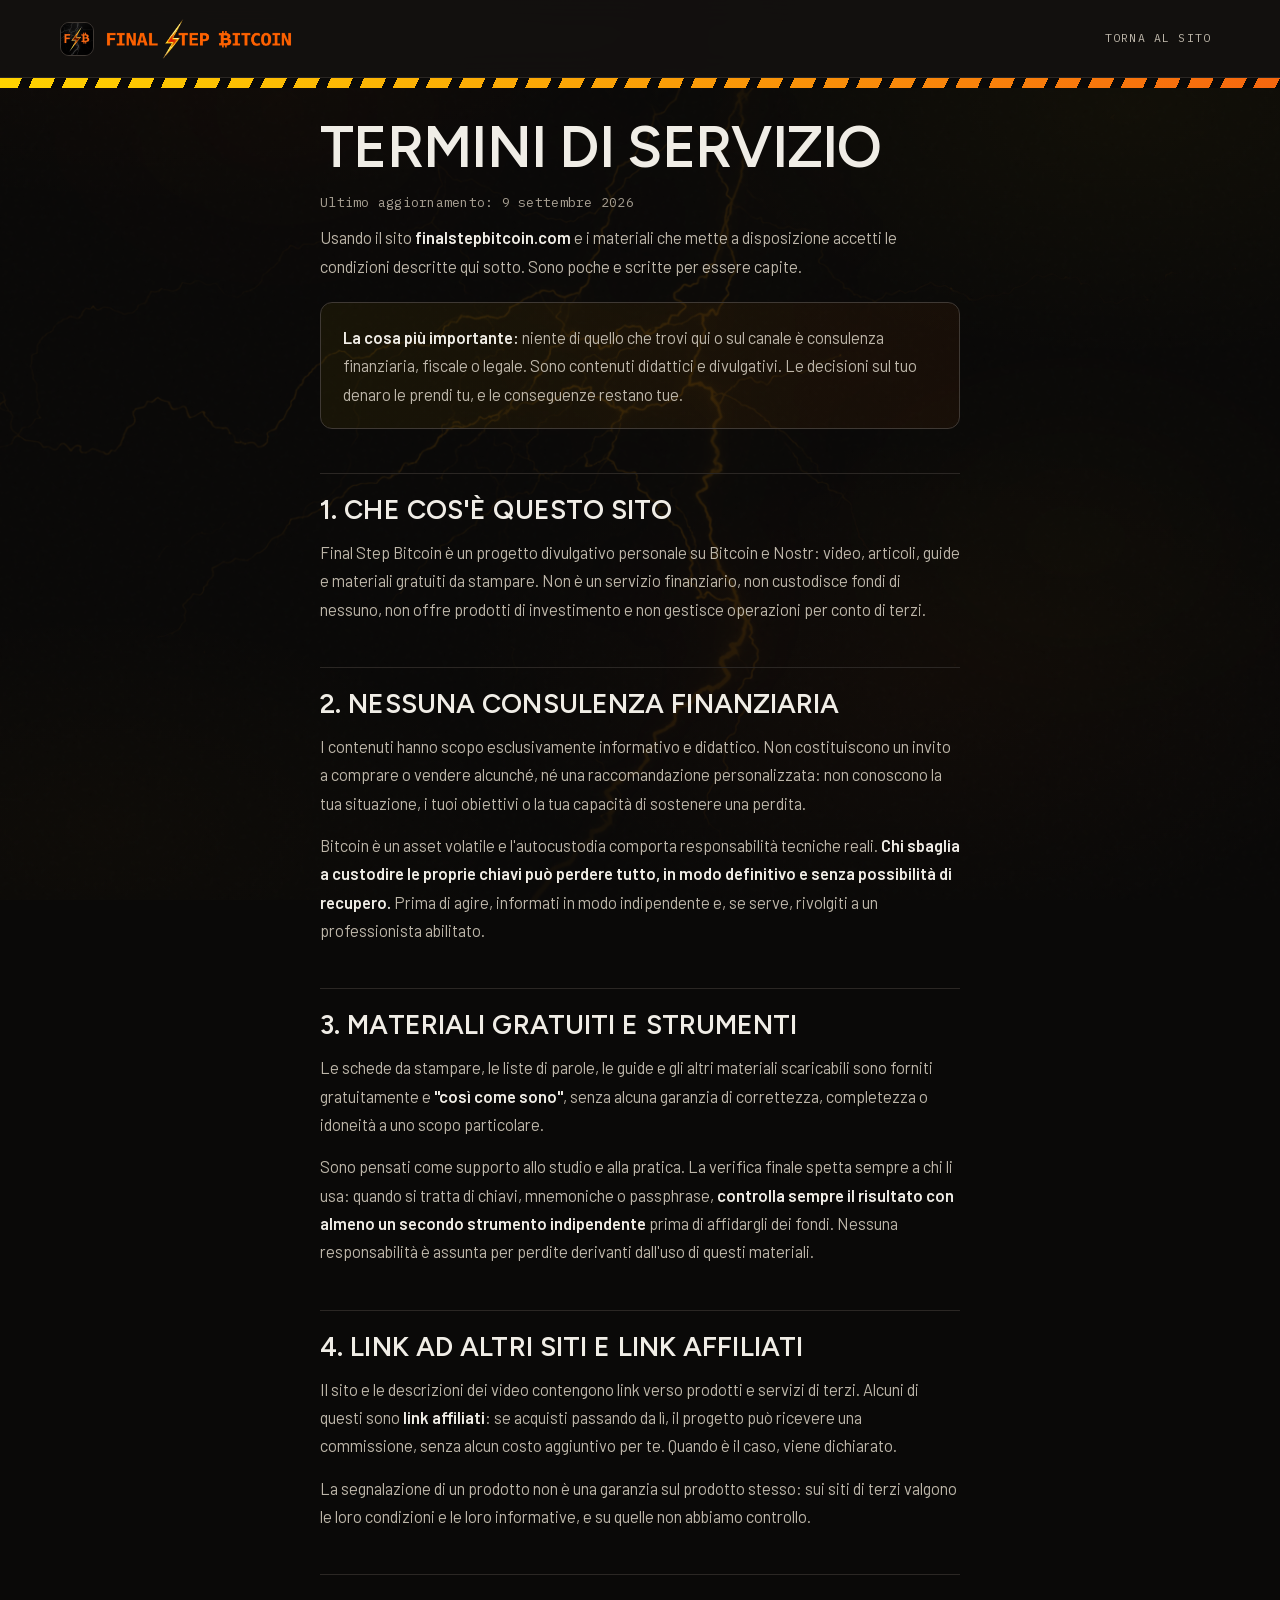
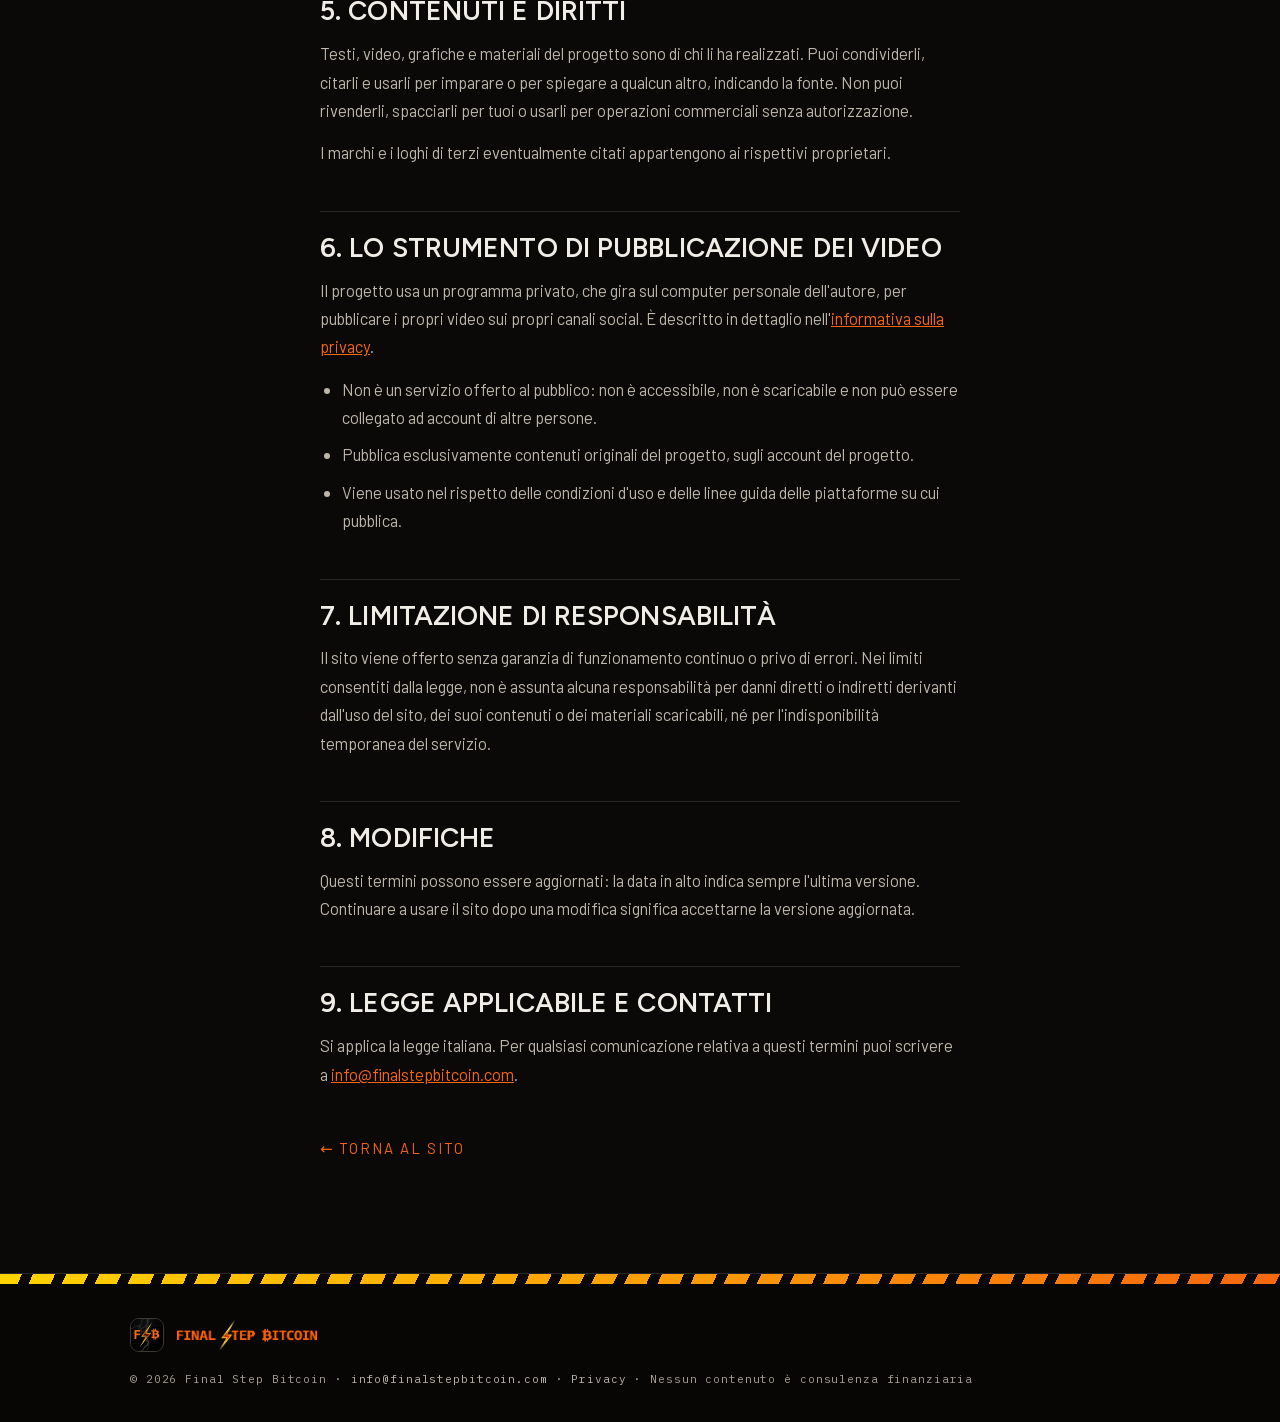
<file: termini.html>
<!DOCTYPE html>
<html lang="it">
<head>
<meta charset="UTF-8">
<meta name="viewport" content="width=device-width, initial-scale=1.0">
<title>Termini di servizio — Final Step Bitcoin</title>
<meta name="description" content="Le condizioni d'uso del sito Final Step Bitcoin: contenuti didattici, nessuna consulenza finanziaria, materiali gratuiti da stampare e link affiliati dichiarati.">
<meta property="og:title" content="Termini di servizio — Final Step Bitcoin">
<meta property="og:description" content="Contenuti didattici su Bitcoin. Nessuna consulenza finanziaria: le decisioni sono sempre tue.">
<meta property="og:type" content="website">
<meta name="theme-color" content="#0A0908">
<link rel="canonical" href="https://finalstepbitcoin.com/termini.html">
<link rel="icon" href="img/favicon-32.png" sizes="32x32">
<link rel="apple-touch-icon" href="img/apple-touch-icon.png">
<link href="font/caratteri.css" rel="stylesheet">
<link rel="stylesheet" href="stile.css">

<!-- Stessa scelta di privacy.html: niente copia del menu completo, solo il
     marchio che riporta alla home. Se cambi lo stile di una delle due
     pagine legali, cambia anche l'altra: sono gemelle. -->
<style>
  /* Testata e corpo condividono la stessa colonna da 760px, altrimenti
     il titolo resta a sinistra e il testo appare rientrato. */
  /* Il margine laterale deve restare quello di .wrap (--gutter): scriverlo
     a 0 nella scorciatoia 'padding' scollava il titolo dal testo. */
  .legale-testata{padding:calc(var(--nav-h) + 40px) var(--gutter) 10px;
    max-width:760px}
  .legale-testata h1{font-size:clamp(32px,6vw,58px)}
  .legale-data{font-family:var(--mono);font-size:13px;color:var(--mute-2);
    letter-spacing:.02em;margin-top:14px}
  .legale{max-width:760px;padding-bottom:90px}
  .legale h2{font-size:clamp(20px,2.8vw,27px);margin:44px 0 14px;
    padding-top:22px;border-top:1px solid var(--line)}
  .legale h3{font-size:17px;margin:26px 0 8px;text-transform:none;
    font-family:var(--body);font-weight:700;color:var(--bone)}
  .legale p,.legale li{font-family:var(--body);font-size:16.5px;
    line-height:1.72;color:var(--mute)}
  .legale p{margin:0 0 14px}
  .legale ul{margin:0 0 18px;padding-left:22px}
  .legale li{margin-bottom:9px}
  .legale a{color:var(--orange)}
  .legale strong{color:var(--bone);font-weight:600}
  .legale code{font-family:var(--mono);font-size:14px;color:var(--yellow);
    background:var(--ink-3);padding:2px 6px;border-radius:var(--r-sm)}
  .riquadro{background:var(--ink-2);border:1px solid var(--line);
    border-radius:var(--r);padding:20px 22px;margin:22px 0}
  .riquadro p:last-child{margin-bottom:0}
  .riquadro--attenzione{border-color:var(--line-2);
    background:linear-gradient(100deg,rgba(255,211,0,.06),rgba(246,103,14,.06))}
  .torna{display:inline-block;margin-top:34px;font-family:var(--body);
    font-size:15px;color:var(--mute);text-decoration:none}
  .torna:hover{color:var(--orange)}
</style>
</head>
<body>

<div class="sfondo" aria-hidden="true">
  <span class="fulmini"></span>
  <span class="aurora aurora--1"></span>
  <span class="aurora aurora--2"></span>
  <span class="grana"></span>
</div>

<div class="nav-shell">
  <nav>
    <a href="index.html" class="brand">
      <img class="marchio" src="img/logo.webp" width="34" height="34" alt="">
      <img class="scritta" src="img/scritta.webp?v=3" width="1219" height="275" alt="Final Step Bitcoin">
    </a>
    <div class="nav-links">
      <a href="index.html">Torna al sito</a>
    </div>
  </nav>
  <div class="hazard" aria-hidden="true"></div>
</div>

<header class="wrap legale-testata">
  <h1>Termini di servizio</h1>
  <p class="legale-data">Ultimo aggiornamento: 9 settembre 2026</p>
</header>

<main class="wrap legale">

  <p>Usando il sito <strong>finalstepbitcoin.com</strong> e i materiali che
  mette a disposizione accetti le condizioni descritte qui sotto. Sono poche e
  scritte per essere capite.</p>

  <div class="riquadro riquadro--attenzione">
    <p><strong>La cosa più importante:</strong> niente di quello che trovi qui
    o sul canale è consulenza finanziaria, fiscale o legale. Sono contenuti
    didattici e divulgativi. Le decisioni sul tuo denaro le prendi tu, e le
    conseguenze restano tue.</p>
  </div>

  <h2>1. Che cos'è questo sito</h2>

  <p>Final Step Bitcoin è un progetto divulgativo personale su Bitcoin e Nostr:
  video, articoli, guide e materiali gratuiti da stampare. Non è un servizio
  finanziario, non custodisce fondi di nessuno, non offre prodotti di
  investimento e non gestisce operazioni per conto di terzi.</p>

  <h2>2. Nessuna consulenza finanziaria</h2>

  <p>I contenuti hanno scopo esclusivamente informativo e didattico. Non
  costituiscono un invito a comprare o vendere alcunché, né una raccomandazione
  personalizzata: non conoscono la tua situazione, i tuoi obiettivi o la tua
  capacità di sostenere una perdita.</p>

  <p>Bitcoin è un asset volatile e l'autocustodia comporta responsabilità
  tecniche reali. <strong>Chi sbaglia a custodire le proprie chiavi può perdere
  tutto, in modo definitivo e senza possibilità di recupero.</strong> Prima di
  agire, informati in modo indipendente e, se serve, rivolgiti a un
  professionista abilitato.</p>

  <h2>3. Materiali gratuiti e strumenti</h2>

  <p>Le schede da stampare, le liste di parole, le guide e gli altri materiali
  scaricabili sono forniti gratuitamente e <strong>"così come sono"</strong>,
  senza alcuna garanzia di correttezza, completezza o idoneità a uno scopo
  particolare.</p>

  <p>Sono pensati come supporto allo studio e alla pratica. La verifica finale
  spetta sempre a chi li usa: quando si tratta di chiavi, mnemoniche o
  passphrase, <strong>controlla sempre il risultato con almeno un secondo
  strumento indipendente</strong> prima di affidargli dei fondi. Nessuna
  responsabilità è assunta per perdite derivanti dall'uso di questi
  materiali.</p>

  <h2>4. Link ad altri siti e link affiliati</h2>

  <p>Il sito e le descrizioni dei video contengono link verso prodotti e
  servizi di terzi. Alcuni di questi sono <strong>link affiliati</strong>: se
  acquisti passando da lì, il progetto può ricevere una commissione, senza
  alcun costo aggiuntivo per te. Quando è il caso, viene dichiarato.</p>

  <p>La segnalazione di un prodotto non è una garanzia sul prodotto stesso: sui
  siti di terzi valgono le loro condizioni e le loro informative, e su quelle
  non abbiamo controllo.</p>

  <h2>5. Contenuti e diritti</h2>

  <p>Testi, video, grafiche e materiali del progetto sono di chi li ha
  realizzati. Puoi condividerli, citarli e usarli per imparare o per spiegare a
  qualcun altro, indicando la fonte. Non puoi rivenderli, spacciarli per tuoi o
  usarli per operazioni commerciali senza autorizzazione.</p>

  <p>I marchi e i loghi di terzi eventualmente citati appartengono ai
  rispettivi proprietari.</p>

  <h2>6. Lo strumento di pubblicazione dei video</h2>

  <p>Il progetto usa un programma privato, che gira sul computer personale
  dell'autore, per pubblicare i propri video sui propri canali social. È
  descritto in dettaglio nell'<a href="privacy.html">informativa sulla
  privacy</a>.</p>

  <ul>
    <li>Non è un servizio offerto al pubblico: non è accessibile, non è
      scaricabile e non può essere collegato ad account di altre persone.</li>
    <li>Pubblica esclusivamente contenuti originali del progetto, sugli account
      del progetto.</li>
    <li>Viene usato nel rispetto delle condizioni d'uso e delle linee guida
      delle piattaforme su cui pubblica.</li>
  </ul>

  <h2>7. Limitazione di responsabilità</h2>

  <p>Il sito viene offerto senza garanzia di funzionamento continuo o privo di
  errori. Nei limiti consentiti dalla legge, non è assunta alcuna
  responsabilità per danni diretti o indiretti derivanti dall'uso del sito, dei
  suoi contenuti o dei materiali scaricabili, né per l'indisponibilità
  temporanea del servizio.</p>

  <h2>8. Modifiche</h2>

  <p>Questi termini possono essere aggiornati: la data in alto indica sempre
  l'ultima versione. Continuare a usare il sito dopo una modifica significa
  accettarne la versione aggiornata.</p>

  <h2>9. Legge applicabile e contatti</h2>

  <p>Si applica la legge italiana. Per qualsiasi comunicazione relativa a
  questi termini puoi scrivere a
  <a href="mailto:info@finalstepbitcoin.com">info@finalstepbitcoin.com</a>.</p>

  <a class="torna" href="index.html">← Torna al sito</a>

</main>

<footer>
  <div class="hazard" aria-hidden="true"></div>
  <div class="wrap foot">
    <a href="index.html" class="brand">
      <img class="marchio" src="img/logo.webp" width="34" height="34" alt="" loading="lazy">
      <img class="scritta" src="img/scritta.webp?v=3" width="1219" height="275" alt="Final Step Bitcoin" loading="lazy">
    </a>
    <p class="foot-note">
      © <span id="year">2026</span> Final Step Bitcoin · <a href="mailto:info@finalstepbitcoin.com">info@finalstepbitcoin.com</a>
      · <a href="privacy.html">Privacy</a>
      · Nessun contenuto è consulenza finanziaria
    </p>
  </div>
</footer>

<script>
  document.getElementById('year').textContent = new Date().getFullYear();
</script>

</body>
</html>
</file>
<file: font/caratteri.css>
/* ═══════════════════════════════════════════════════════════
   I CARATTERI DEL SITO — ospitati qui, non presi da Google

   Prima questi tre caratteri arrivavano dai server di Google: ogni
   visitatore, senza saperlo, ci si collegava e Google ne vedeva
   l'indirizzo IP. Dal 9 agosto 2026 i file stanno nella cartella
   font/ di questo sito e Google non c'entra piu' niente.

   Sono tutti e tre liberi, licenza SIL Open Font License 1.1:
     Barlow          — Jeremy Tribby
     IBM Plex Mono   — IBM
     Figtree         — Erik Kennedy
   Tenuti solo i sottoinsiemi latin e latin-ext: cirillico e
   vietnamita non servono e peserebbero il doppio.

   PER AGGIUNGERE UN PESO (es. il 300): va scaricato il file e
   aggiunto un blocco qui sotto. Non basta scriverlo nel CSS.
   ═══════════════════════════════════════════════════════════ */

@font-face {
  font-family: 'Barlow';
  font-style: normal;
  font-weight: 400;
  font-display: swap;
  src: url(barlow-400-latin-ext.woff2) format('woff2');
  unicode-range: U+0100-02BA, U+02BD-02C5, U+02C7-02CC, U+02CE-02D7, U+02DD-02FF, U+0304, U+0308, U+0329, U+1D00-1DBF, U+1E00-1E9F, U+1EF2-1EFF, U+2020, U+20A0-20AB, U+20AD-20C0, U+2113, U+2C60-2C7F, U+A720-A7FF;
}

@font-face {
  font-family: 'Barlow';
  font-style: normal;
  font-weight: 400;
  font-display: swap;
  src: url(barlow-400-latin.woff2) format('woff2');
  unicode-range: U+0000-00FF, U+0131, U+0152-0153, U+02BB-02BC, U+02C6, U+02DA, U+02DC, U+0304, U+0308, U+0329, U+2000-206F, U+20AC, U+2122, U+2191, U+2193, U+2212, U+2215, U+FEFF, U+FFFD;
}

@font-face {
  font-family: 'Barlow';
  font-style: normal;
  font-weight: 500;
  font-display: swap;
  src: url(barlow-500-latin-ext.woff2) format('woff2');
  unicode-range: U+0100-02BA, U+02BD-02C5, U+02C7-02CC, U+02CE-02D7, U+02DD-02FF, U+0304, U+0308, U+0329, U+1D00-1DBF, U+1E00-1E9F, U+1EF2-1EFF, U+2020, U+20A0-20AB, U+20AD-20C0, U+2113, U+2C60-2C7F, U+A720-A7FF;
}

@font-face {
  font-family: 'Barlow';
  font-style: normal;
  font-weight: 500;
  font-display: swap;
  src: url(barlow-500-latin.woff2) format('woff2');
  unicode-range: U+0000-00FF, U+0131, U+0152-0153, U+02BB-02BC, U+02C6, U+02DA, U+02DC, U+0304, U+0308, U+0329, U+2000-206F, U+20AC, U+2122, U+2191, U+2193, U+2212, U+2215, U+FEFF, U+FFFD;
}

@font-face {
  font-family: 'Barlow';
  font-style: normal;
  font-weight: 600;
  font-display: swap;
  src: url(barlow-600-latin-ext.woff2) format('woff2');
  unicode-range: U+0100-02BA, U+02BD-02C5, U+02C7-02CC, U+02CE-02D7, U+02DD-02FF, U+0304, U+0308, U+0329, U+1D00-1DBF, U+1E00-1E9F, U+1EF2-1EFF, U+2020, U+20A0-20AB, U+20AD-20C0, U+2113, U+2C60-2C7F, U+A720-A7FF;
}

@font-face {
  font-family: 'Barlow';
  font-style: normal;
  font-weight: 600;
  font-display: swap;
  src: url(barlow-600-latin.woff2) format('woff2');
  unicode-range: U+0000-00FF, U+0131, U+0152-0153, U+02BB-02BC, U+02C6, U+02DA, U+02DC, U+0304, U+0308, U+0329, U+2000-206F, U+20AC, U+2122, U+2191, U+2193, U+2212, U+2215, U+FEFF, U+FFFD;
}

@font-face {
  font-family: 'Barlow';
  font-style: normal;
  font-weight: 700;
  font-display: swap;
  src: url(barlow-700-latin-ext.woff2) format('woff2');
  unicode-range: U+0100-02BA, U+02BD-02C5, U+02C7-02CC, U+02CE-02D7, U+02DD-02FF, U+0304, U+0308, U+0329, U+1D00-1DBF, U+1E00-1E9F, U+1EF2-1EFF, U+2020, U+20A0-20AB, U+20AD-20C0, U+2113, U+2C60-2C7F, U+A720-A7FF;
}

@font-face {
  font-family: 'Barlow';
  font-style: normal;
  font-weight: 700;
  font-display: swap;
  src: url(barlow-700-latin.woff2) format('woff2');
  unicode-range: U+0000-00FF, U+0131, U+0152-0153, U+02BB-02BC, U+02C6, U+02DA, U+02DC, U+0304, U+0308, U+0329, U+2000-206F, U+20AC, U+2122, U+2191, U+2193, U+2212, U+2215, U+FEFF, U+FFFD;
}

@font-face {
  font-family: 'Figtree';
  font-style: normal;
  font-weight: 400;
  font-display: swap;
  src: url(figtree-400-latin-ext.woff2) format('woff2');
  unicode-range: U+0100-02BA, U+02BD-02C5, U+02C7-02CC, U+02CE-02D7, U+02DD-02FF, U+0304, U+0308, U+0329, U+1D00-1DBF, U+1E00-1E9F, U+1EF2-1EFF, U+2020, U+20A0-20AB, U+20AD-20C0, U+2113, U+2C60-2C7F, U+A720-A7FF;
}

@font-face {
  font-family: 'Figtree';
  font-style: normal;
  font-weight: 400;
  font-display: swap;
  src: url(figtree-400-latin.woff2) format('woff2');
  unicode-range: U+0000-00FF, U+0131, U+0152-0153, U+02BB-02BC, U+02C6, U+02DA, U+02DC, U+0304, U+0308, U+0329, U+2000-206F, U+20AC, U+2122, U+2191, U+2193, U+2212, U+2215, U+FEFF, U+FFFD;
}

@font-face {
  font-family: 'Figtree';
  font-style: normal;
  font-weight: 500;
  font-display: swap;
  src: url(figtree-500-latin-ext.woff2) format('woff2');
  unicode-range: U+0100-02BA, U+02BD-02C5, U+02C7-02CC, U+02CE-02D7, U+02DD-02FF, U+0304, U+0308, U+0329, U+1D00-1DBF, U+1E00-1E9F, U+1EF2-1EFF, U+2020, U+20A0-20AB, U+20AD-20C0, U+2113, U+2C60-2C7F, U+A720-A7FF;
}

@font-face {
  font-family: 'Figtree';
  font-style: normal;
  font-weight: 500;
  font-display: swap;
  src: url(figtree-500-latin.woff2) format('woff2');
  unicode-range: U+0000-00FF, U+0131, U+0152-0153, U+02BB-02BC, U+02C6, U+02DA, U+02DC, U+0304, U+0308, U+0329, U+2000-206F, U+20AC, U+2122, U+2191, U+2193, U+2212, U+2215, U+FEFF, U+FFFD;
}

@font-face {
  font-family: 'Figtree';
  font-style: normal;
  font-weight: 600;
  font-display: swap;
  src: url(figtree-600-latin-ext.woff2) format('woff2');
  unicode-range: U+0100-02BA, U+02BD-02C5, U+02C7-02CC, U+02CE-02D7, U+02DD-02FF, U+0304, U+0308, U+0329, U+1D00-1DBF, U+1E00-1E9F, U+1EF2-1EFF, U+2020, U+20A0-20AB, U+20AD-20C0, U+2113, U+2C60-2C7F, U+A720-A7FF;
}

@font-face {
  font-family: 'Figtree';
  font-style: normal;
  font-weight: 600;
  font-display: swap;
  src: url(figtree-600-latin.woff2) format('woff2');
  unicode-range: U+0000-00FF, U+0131, U+0152-0153, U+02BB-02BC, U+02C6, U+02DA, U+02DC, U+0304, U+0308, U+0329, U+2000-206F, U+20AC, U+2122, U+2191, U+2193, U+2212, U+2215, U+FEFF, U+FFFD;
}

@font-face {
  font-family: 'Figtree';
  font-style: normal;
  font-weight: 700;
  font-display: swap;
  src: url(figtree-700-latin-ext.woff2) format('woff2');
  unicode-range: U+0100-02BA, U+02BD-02C5, U+02C7-02CC, U+02CE-02D7, U+02DD-02FF, U+0304, U+0308, U+0329, U+1D00-1DBF, U+1E00-1E9F, U+1EF2-1EFF, U+2020, U+20A0-20AB, U+20AD-20C0, U+2113, U+2C60-2C7F, U+A720-A7FF;
}

@font-face {
  font-family: 'Figtree';
  font-style: normal;
  font-weight: 700;
  font-display: swap;
  src: url(figtree-700-latin.woff2) format('woff2');
  unicode-range: U+0000-00FF, U+0131, U+0152-0153, U+02BB-02BC, U+02C6, U+02DA, U+02DC, U+0304, U+0308, U+0329, U+2000-206F, U+20AC, U+2122, U+2191, U+2193, U+2212, U+2215, U+FEFF, U+FFFD;
}

@font-face {
  font-family: 'Figtree';
  font-style: normal;
  font-weight: 800;
  font-display: swap;
  src: url(figtree-800-latin-ext.woff2) format('woff2');
  unicode-range: U+0100-02BA, U+02BD-02C5, U+02C7-02CC, U+02CE-02D7, U+02DD-02FF, U+0304, U+0308, U+0329, U+1D00-1DBF, U+1E00-1E9F, U+1EF2-1EFF, U+2020, U+20A0-20AB, U+20AD-20C0, U+2113, U+2C60-2C7F, U+A720-A7FF;
}

@font-face {
  font-family: 'Figtree';
  font-style: normal;
  font-weight: 800;
  font-display: swap;
  src: url(figtree-800-latin.woff2) format('woff2');
  unicode-range: U+0000-00FF, U+0131, U+0152-0153, U+02BB-02BC, U+02C6, U+02DA, U+02DC, U+0304, U+0308, U+0329, U+2000-206F, U+20AC, U+2122, U+2191, U+2193, U+2212, U+2215, U+FEFF, U+FFFD;
}

@font-face {
  font-family: 'IBM Plex Mono';
  font-style: normal;
  font-weight: 400;
  font-display: swap;
  src: url(ibm-plex-mono-400-latin-ext.woff2) format('woff2');
  unicode-range: U+0100-02BA, U+02BD-02C5, U+02C7-02CC, U+02CE-02D7, U+02DD-02FF, U+0304, U+0308, U+0329, U+1D00-1DBF, U+1E00-1E9F, U+1EF2-1EFF, U+2020, U+20A0-20AB, U+20AD-20C0, U+2113, U+2C60-2C7F, U+A720-A7FF;
}

@font-face {
  font-family: 'IBM Plex Mono';
  font-style: normal;
  font-weight: 400;
  font-display: swap;
  src: url(ibm-plex-mono-400-latin.woff2) format('woff2');
  unicode-range: U+0000-00FF, U+0131, U+0152-0153, U+02BB-02BC, U+02C6, U+02DA, U+02DC, U+0304, U+0308, U+0329, U+2000-206F, U+20AC, U+2122, U+2191, U+2193, U+2212, U+2215, U+FEFF, U+FFFD;
}

@font-face {
  font-family: 'IBM Plex Mono';
  font-style: normal;
  font-weight: 500;
  font-display: swap;
  src: url(ibm-plex-mono-500-latin-ext.woff2) format('woff2');
  unicode-range: U+0100-02BA, U+02BD-02C5, U+02C7-02CC, U+02CE-02D7, U+02DD-02FF, U+0304, U+0308, U+0329, U+1D00-1DBF, U+1E00-1E9F, U+1EF2-1EFF, U+2020, U+20A0-20AB, U+20AD-20C0, U+2113, U+2C60-2C7F, U+A720-A7FF;
}

@font-face {
  font-family: 'IBM Plex Mono';
  font-style: normal;
  font-weight: 500;
  font-display: swap;
  src: url(ibm-plex-mono-500-latin.woff2) format('woff2');
  unicode-range: U+0000-00FF, U+0131, U+0152-0153, U+02BB-02BC, U+02C6, U+02DA, U+02DC, U+0304, U+0308, U+0329, U+2000-206F, U+20AC, U+2122, U+2191, U+2193, U+2212, U+2215, U+FEFF, U+FFFD;
}
</file>
<file: stile.css>
/* ═══════════════════════════════════════════════════════════
   FINAL STEP BITCOIN — LA GRAFICA DI TUTTO IL SITO
   Questo file era dentro index.html. L'ho spostato qui fuori
   l'8 agosto 2026, quando e' nata la pagina risorse.html:
   cosi' le due pagine usano LO STESSO aspetto e una modifica
   fatta qui vale per entrambe. Non serve toccare altro.
   ═══════════════════════════════════════════════════════════ */
/* ═══════════════════════════════════════════════════════════
   FINAL STEP BITCOIN
   I due colori di marca sono MISURATI dal logo del canale:
     #F6670E  arancione delle lettere di "FINAL STEP BITCOIN"
     #FFD300  giallo della saetta che fa da S
   Le sfumature vivono solo fra questi due. Nessun altro colore
   entra nella rampa: è ciò che tiene l'identità riconoscibile.
   Il fondo resta piatto — se sfuma anche quello, si perde tutto.
   ═══════════════════════════════════════════════════════════ */
:root{
  /* Il fondo e' un nero profondo, appena scaldato: non e' #000 puro
     (che su schermo OLED spegne i pixel e fa "saltare" i bordi delle
     sezioni), ma ci sta molto vicino. Piu' e' scuro il fondo, piu' i
     fulmini e i colori di marca risaltano senza doverli alzare. */
  --ink:#0A0908;
  --ink-2:#141211;
  --ink-3:#1C1918;
  --line:#2B2724;
  --line-2:#3F3934;
  --bone:#F0EDE6;
  --mute:#BDB6A9;      /* 7.9:1 anche sul punto piu chiaro del fondo */
  --mute-2:#A8A093;    /* 6.1:1 anche sul punto piu chiaro del fondo */

  --orange:#F6670E;
  --yellow:#FFD300;
  --amber:#FA9D07;              /* il punto di mezzo esatto della rampa */
  --grad:linear-gradient(100deg,var(--yellow) 0%,var(--amber) 52%,var(--orange) 100%);
  --grad-soft:linear-gradient(100deg,rgba(255,211,0,.16),rgba(246,103,14,.16));

  --display:"Figtree","Avenir Next","Century Gothic",system-ui,sans-serif;
  --body:"Barlow","Avenir Next",system-ui,-apple-system,sans-serif;
  --mono:"IBM Plex Mono","Menlo",ui-monospace,monospace;

  --nav-h:78px;
  --gutter:clamp(20px,5vw,60px);
  --max:1140px;
  --r:12px;
  --r-sm:8px;
}

/* ─── SFONDO A STRATI ───
   Un fondo a tinta unita e' piatto. Qui ci sono quattro strati fissi
   dietro tutto: aloni ampi, i fulmini del logo, macchie sfocate e una
   grana. Nessuno si nota da solo, insieme danno movimento.
   Gli aloni usano SOLO l'arancione e il giallo della marca. */
.sfondo{position:fixed;inset:0;z-index:-1;pointer-events:none;overflow:hidden}
.sfondo::before{
  /* aloni ampi, in posizioni volutamente asimmetriche */
  content:"";position:absolute;inset:0;
  background:
    radial-gradient(82% 52% at 12% -8%, rgba(246,103,14,.04), transparent 60%),
    radial-gradient(64% 46% at 88% 12%, rgba(255,211,0,.03), transparent 62%),
    radial-gradient(58% 44% at 72% 76%, rgba(246,103,14,.03), transparent 64%),
    radial-gradient(50% 38% at 8% 92%, rgba(250,157,7,.02), transparent 66%);
}
/* I FULMINI. Coprono tutto lo schermo, testo compreso: niente maschera.
   Il file e' stato RIFATTO dal sorgente: la vecchia versione portava
   la grana della foto dentro il canale di trasparenza, e a schermo si
   vedeva come una nuvola di puntini sporchi attorno ai rami piu'
   luminosi. Ora la trasparenza e' pulita e il colore e' l'ambra della
   marca, quindi niente piu' aloni grigi.
   Con la trasparenza pulita e il fondo piu' scuro il 17% e' ancora
   ampiamente sopra i minimi di leggibilita' (il testo piu' tenue resta
   a 6:1 anche dove passa il ramo piu' luminoso). Oltre il 22% comincia
   a rubare attenzione al contenuto. */
.fulmini{
  position:absolute;inset:0;
  background-image:url("img/fulmini.webp?v=3");
  background-repeat:no-repeat;
  background-position:center 42%;
  background-size:cover;
  opacity:.17;
}
.aurora{
  position:absolute;width:60vw;height:52vh;border-radius:50%;
  filter:blur(80px);opacity:.5;
}
.aurora--1{top:-14vh;left:-8vw;background:radial-gradient(closest-side,rgba(246,103,14,.05),transparent 70%)}
.aurora--2{top:34vh;right:-14vw;background:radial-gradient(closest-side,rgba(255,211,0,.05),transparent 72%)}
/* La grana non serve a "dare texture": serve solo a rompere le fasce
   circolari che gli schermi a 8 bit disegnano dentro gli aloni sfumati.
   A .035 si vedeva ed era proprio l'effetto sporco da togliere; a .012
   fa ancora il suo lavoro senza che l'occhio la registri. Se la vuoi
   sparita del tutto, metti 0. */
.grana{
  position:absolute;inset:0;opacity:.012;
  background-image:url("data:image/svg+xml,%3Csvg xmlns='http://www.w3.org/2000/svg' viewBox='0 0 200 200'%3E%3Cfilter id='n'%3E%3CfeTurbulence type='fractalNoise' baseFrequency='0.85' numOctaves='4' stitchTiles='stitch'/%3E%3C/filter%3E%3Crect width='200' height='200' filter='url(%23n)'/%3E%3C/svg%3E");
}
@media(prefers-reduced-motion:no-preference){
  .aurora--1{animation:deriva1 34s ease-in-out infinite alternate}
  .aurora--2{animation:deriva2 42s ease-in-out infinite alternate}
}
@keyframes deriva1{to{transform:translate3d(7vw,5vh,0) scale(1.12)}}
@keyframes deriva2{to{transform:translate3d(-6vw,-4vh,0) scale(1.08)}}

*,*::before,*::after{box-sizing:border-box;margin:0;padding:0}
html{scroll-behavior:smooth;scroll-padding-top:calc(var(--nav-h) + 10px)}
body{
  background:var(--ink);color:var(--bone);
  font-family:var(--body);font-size:17.5px;line-height:1.65;
  overflow-x:hidden;-webkit-font-smoothing:antialiased;
}
img,svg{max-width:100%;display:block}
a{color:inherit}
:focus-visible{outline:2px solid var(--yellow);outline-offset:3px}
::selection{background:var(--orange);color:var(--ink)}
::-webkit-scrollbar{width:10px}
::-webkit-scrollbar-track{background:var(--ink)}
::-webkit-scrollbar-thumb{background:var(--line-2);border-radius:5px}
::-webkit-scrollbar-thumb:hover{background:var(--orange)}

/* ─────────── PRIMITIVE ─────────── */
.wrap{max-width:var(--max);margin-inline:auto;padding-inline:var(--gutter)}
.sec{padding-block:clamp(60px,8vw,108px)}
.sec--alt{background:rgba(255,255,255,.022)}
.rule{border:0;border-top:1px solid var(--line)}

/* la fascia di segnalazione: le strisce restano, ma il colore
   le attraversa come una rampa continua da giallo ad arancione */
.hazard{
  height:10px;flex:none;
  background:
    repeating-linear-gradient(115deg,transparent 0 20px,var(--ink) 20px 30px),
    var(--grad);
}

h1,h2,h3{font-family:var(--display);font-weight:600;text-transform:uppercase;text-wrap:balance;line-height:1.03}
h1{font-size:clamp(40px,8.4vw,90px);letter-spacing:-.012em}
h2{font-size:clamp(28px,4.4vw,46px);letter-spacing:.004em}
h3{font-size:clamp(17px,1.7vw,20px);letter-spacing:.02em;line-height:1.22}
p{margin-bottom:1em}
p:last-child{margin-bottom:0}

/* testo in sfumatura — con colore pieno di ripiego se il browser non regge */
.grad-text{
  color:var(--orange);
  background:var(--grad);
  -webkit-background-clip:text;background-clip:text;
  -webkit-text-fill-color:transparent;
}

.sec-head{margin-bottom:clamp(34px,4.5vw,52px)}
.lede{font-size:clamp(17.5px,1.9vw,20px);line-height:1.62;color:var(--mute);max-width:60ch}
.note{font-size:16.5px;color:var(--mute);line-height:1.74}
em{font-style:normal;color:var(--yellow);font-weight:500}
strong{color:var(--bone);font-weight:600}

/* ─────────── BOTTONI ─────────── */
.btn{
  display:inline-flex;align-items:center;gap:10px;
  padding:14px 27px;border-radius:var(--r-sm);
  font-family:var(--display);font-weight:600;font-size:14px;
  letter-spacing:.09em;text-transform:uppercase;text-decoration:none;
  border:1px solid transparent;cursor:pointer;
  transition:transform .18s ease,box-shadow .25s ease,border-color .18s,color .18s;
}
.btn--fill{background:var(--grad);color:#1A0E00;box-shadow:0 6px 22px -8px rgba(250,157,7,.55)}
.btn--fill:hover{transform:translateY(-2px);box-shadow:0 12px 32px -10px rgba(250,157,7,.75)}
.btn--line{background:transparent;color:var(--bone);border-color:var(--line-2)}
.btn--line:hover{border-color:var(--amber);color:var(--amber);transform:translateY(-2px)}

/* ─────────── NAV ─────────── */
.nav-shell{position:fixed;top:0;left:0;right:0;z-index:100}
nav{
  height:var(--nav-h);background:rgba(19,17,16,.9);
  border-bottom:1px solid var(--line);
  display:flex;align-items:center;justify-content:space-between;
  padding-inline:var(--gutter);gap:20px;
}
@supports (backdrop-filter:blur(2px)){nav{backdrop-filter:blur(16px) saturate(140%)}}
.brand{display:flex;align-items:center;gap:12px;text-decoration:none;flex:none}
/* solo la piastrella del logo ha bordo e angoli arrotondati:
   se la regola vale per tutte le immagini, disegna un riquadro
   anche attorno alla scritta */
.brand .marchio{
  width:34px;height:34px;flex:none;
  border-radius:9px;border:1px solid var(--line-2);
}
/* la scritta è il lettering originale del canale, con la S a saetta,
   ritagliata dal banner e scontornata dallo sfondo con i fulmini */
.brand .scritta{height:42px;width:auto;flex:none;border:0;border-radius:0}
footer .brand .scritta{height:32px}
.nav-links{display:flex;align-items:center;gap:2px}
.nav-links a{
  position:relative;
  font-family:var(--mono);font-size:11.5px;letter-spacing:.13em;text-transform:uppercase;
  color:var(--mute);text-decoration:none;padding:9px 13px;border-radius:var(--r-sm);
  transition:color .18s,background .18s;
}
.nav-links a:hover{color:var(--bone);background:var(--ink-3)}
.nav-links a.on{color:var(--bone)}
.nav-links a.on::after{
  content:"";position:absolute;left:13px;right:13px;bottom:2px;height:2px;
  border-radius:2px;background:var(--grad);
}
.burger{
  display:none;background:none;border:1px solid var(--line-2);border-radius:var(--r-sm);
  color:var(--bone);width:40px;height:36px;cursor:pointer;font-size:15px;line-height:1;
}

/* ─────────── HERO ─────────── */
#home{padding-top:calc(var(--nav-h) + 10px)}
.hero{position:relative;padding-block:clamp(48px,7vw,90px) clamp(40px,6vw,72px);overflow:hidden}
/* alone caldo, appena percettibile: dà profondità senza sporcare il fondo */
.hero::before{
  content:"";position:absolute;left:-15%;top:-25%;width:85%;height:105%;
  background:radial-gradient(closest-side,rgba(250,157,7,.13),transparent 72%);
  pointer-events:none;z-index:0;
}
.hero > *{position:relative;z-index:1}
/* IL LOGO IN APERTURA. Su schermo largo è la scritta su una riga; sotto
   i 640px il <picture> passa al file con una parola per riga, che a pari
   larghezza rende le lettere più del doppio: 59px di altezza contro 24. */
/* Sorgente nativa 1219px (il file trasparente ad alta risoluzione), quindi
   a 980px siamo a 0.80x in scala normale e 1.61x su Retina: piu' grande
   E piu' nitida di quanto si potesse fare col vecchio file da 982px. */
.hero-logo{
  width:clamp(300px,78vw,980px);height:auto;
  margin-bottom:clamp(22px,3vw,38px);
}
/* Due immagini commutate dal CSS, non un <picture>: al ridimensionamento
   il browser NON riscarica la sorgente di un <picture>, quindi un telefono
   ruotato in orizzontale si ritrovava la versione a tre righe ingrandita
   2.7x. Il CSS invece si rivaluta sempre. */
.hero-logo--righe{display:none}
@media(max-width:640px){
  .hero-logo--riga{display:none}
  /* la versione a tre righe e' nativa 473px: riempie la colonna
     con un ingrandimento di soli 0.71x */
  .hero-logo--righe{display:block;width:100%;max-width:360px;margin-bottom:clamp(20px,5vw,30px)}
}
/* il titolo riprende la gerarchia del logo storico: riga breve sopra,
   la frase del whitepaper sotto, più grande */
/* stessa logica del titolo in apertura, ma alla scala dei titoli di
   sezione: prima riga in chiaro, seconda nei colori della marca */
.titolo-due{display:flex;flex-direction:column;gap:.04em;max-width:20ch}
.titolo-due .t-su{color:var(--bone)}

.hero-titolo{display:flex;flex-direction:column;gap:.04em;max-width:22ch}
.hero-titolo .t-su{
  font-size:clamp(23px,3.3vw,37px);color:var(--bone);
  letter-spacing:.015em;line-height:1.05;
}
.hero-titolo .t-giu{
  font-size:clamp(33px,6vw,66px);letter-spacing:-.012em;line-height:1;
}
.hero-body{
  display:grid;gap:clamp(26px,4vw,56px);grid-template-columns:1fr;
  margin-top:clamp(26px,3.5vw,38px);
}
@media(min-width:880px){.hero-body{grid-template-columns:minmax(0,1.15fr) minmax(0,1fr)}}
.hero-cta{display:flex;gap:12px;flex-wrap:wrap;margin-top:26px}

/* ─────────── LA SCALA ─────────── */
.scala-wrap{margin-top:clamp(44px,6vw,72px)}
/* barre ed etichette sono due griglie identiche: restano allineate
   e le etichette non possono essere tagliate dalla barra più bassa */
.scala-bars,.scala-labs{display:grid;grid-template-columns:repeat(8,1fr);gap:6px}
.scala-bars{align-items:end;height:clamp(150px,20vw,235px)}
.grad{
  height:var(--h);border-radius:var(--r-sm) var(--r-sm) 0 0;
  background:var(--c);
  background:linear-gradient(180deg,var(--c) 0%,color-mix(in srgb,var(--c) 8%,transparent) 100%);
  box-shadow:inset 0 3px 0 0 var(--c);
  transition:transform .25s ease;transform-origin:bottom;
}
.grad:hover{transform:scaleY(1.045)}
.scala-labs{list-style:none;counter-reset:grad}
.lab{display:flex;justify-content:center;padding-top:14px;height:140px}
.lab span{
  writing-mode:vertical-rl;text-orientation:mixed;
  font-family:var(--mono);font-size:clamp(9.5px,1.05vw,11.5px);
  letter-spacing:.17em;text-transform:uppercase;color:var(--mute);white-space:nowrap;
}
.lab--end span{color:var(--orange);font-weight:500}

/* ─────────── STATISTICHE ─────────── */
.stats{
  display:grid;grid-template-columns:repeat(4,1fr);
  border:1px solid var(--line);border-radius:var(--r);overflow:hidden;background:rgba(255,255,255,.03);
}
.stat{padding:26px 22px;border-right:1px solid var(--line)}
.stat:last-child{border-right:none}
.stat b{
  display:block;font-family:var(--mono);font-size:clamp(24px,3.2vw,34px);font-weight:500;
  line-height:1;margin-bottom:9px;font-variant-numeric:tabular-nums;
  color:var(--yellow);
  background:var(--grad);-webkit-background-clip:text;background-clip:text;-webkit-text-fill-color:transparent;
}
.stat span{font-family:var(--mono);font-size:10.5px;letter-spacing:.13em;text-transform:uppercase;color:var(--mute-2)}

/* ─────────── CHI SONO ─────────── */
/* La foto è parecchio più alta della colonna di testo: se partono
   dalla stessa riga, il testo resta appeso in alto e sotto rimane un
   vuoto lungo mezza foto. Centrandolo, il blocco di testo si appoggia
   al centro ottico della foto e le due colonne si bilanciano. */
.about{display:grid;gap:clamp(26px,3.5vw,48px);grid-template-columns:1fr;align-items:center}
@media(min-width:880px){.about{grid-template-columns:minmax(0,430px) minmax(0,1fr)}}
/* nessun riquadro: la foto è scontornata, quindi appoggia direttamente
   sul fondo. Un alone caldo dietro le dà profondità senza incorniciarla. */
/* La foto è un mezzo busto ritagliato sopra il gomito, così le braccia
   non vengono tagliate dal bordo. Non serve più spostarla: allineata
   al margine, sta a piombo sotto il titolo della sezione. */
.about-img{position:relative}
/* il ritaglio taglia netto sulle spalle: una dissolvenza in basso
   la fa sfumare nel fondo invece di sembrare affettata */
.about-img img{
  -webkit-mask-image:linear-gradient(to bottom,#000 84%,transparent 100%);
          mask-image:linear-gradient(to bottom,#000 84%,transparent 100%);
}
.about-img::before{
  content:"";position:absolute;left:50%;top:8%;translate:-50% 0;
  width:88%;height:84%;border-radius:50%;z-index:0;
  background:radial-gradient(closest-side,rgba(250,157,7,.16),transparent 70%);
  pointer-events:none;
}
.about-img img{position:relative;z-index:1;width:100%;height:auto}
/* il testo accanto alla foto è il racconto di chi sei: più grande
   e più arioso del testo di servizio */
.about-txt .note{font-size:clamp(17.5px,1.7vw,20.5px);line-height:1.72}
.about-txt .note + .note{margin-top:.2em}
.about-txt .pill{font-size:11.5px;padding:7px 15px}
.pills{display:flex;flex-wrap:wrap;gap:8px;margin-top:28px}
.pill{
  font-family:var(--mono);font-size:11px;letter-spacing:.1em;text-transform:uppercase;
  color:var(--mute);border:1px solid var(--line);border-radius:30px;padding:6px 14px;
  transition:border-color .2s,color .2s;
}
.pill:hover{border-color:var(--amber);color:var(--amber)}
.pill--key{
  color:#1A0E00;background:var(--grad);border-color:transparent;font-weight:600;
}
.pill--key:hover{color:#1A0E00}

/* ─────────── VIDEO E ARTICOLI ───────────
   Le schede degli articoli usano lo stesso vestito di quelle dei video:
   stessa griglia, stessa cornice, stessa copertina 16:9. Non è pigrizia,
   è coerenza — sono due elenchi di contenuti, devono somigliarsi. Al
   posto del bottone play, sulle schede articolo compare una freccia. */
.vgrid,.agrid{display:grid;grid-template-columns:repeat(3,1fr);gap:16px}
.vcard,.acard{
  background:rgba(255,255,255,.035);border:1px solid var(--line);border-radius:var(--r);
  overflow:hidden;text-decoration:none;display:flex;flex-direction:column;
  transition:border-color .22s,transform .22s ease,box-shadow .3s ease;
}
.vcard:hover,.acard:hover{
  border-color:var(--line-2);transform:translateY(-4px);
  box-shadow:0 18px 40px -18px rgba(250,157,7,.45);
}
.vthumb{position:relative;aspect-ratio:16/9;overflow:hidden;background:#000}
.vthumb img{width:100%;height:100%;object-fit:cover;transition:transform .4s ease}
.vcard:hover .vthumb img,.acard:hover .vthumb img{transform:scale(1.06)}
.vthumb::after{
  content:"";position:absolute;inset:auto 0 0 0;height:52%;
  background:linear-gradient(180deg,transparent,rgba(10,8,7,.72));
}
.vplay{
  position:absolute;left:14px;bottom:12px;z-index:2;
  width:38px;height:38px;border-radius:50%;background:var(--grad);
  display:flex;align-items:center;justify-content:center;
  opacity:0;transform:translateY(6px);transition:opacity .22s,transform .22s;
}
.vcard:hover .vplay,.acard:hover .vplay{opacity:1;transform:none}
.vplay svg{width:13px;height:13px;fill:#1A0E00;margin-left:2px}
/* la freccia delle schede articolo: stesso cerchio del play */
.vplay b{font-family:var(--body);font-size:16px;font-weight:600;color:#1A0E00;line-height:1}
.vinfo{padding:16px 18px 18px;display:flex;flex-direction:column;gap:10px;flex:1}
.vtitle{
  font-size:15.5px;font-weight:600;color:var(--bone);line-height:1.42;
  display:-webkit-box;-webkit-line-clamp:2;-webkit-box-orient:vertical;overflow:hidden;
}
.vdate{font-family:var(--mono);font-size:10.5px;letter-spacing:.09em;color:var(--mute-2);margin-top:auto}
.loading{
  grid-column:1/-1;padding:54px 20px;text-align:center;
  border:1px dashed var(--line);border-radius:var(--r);
  font-family:var(--mono);font-size:12.5px;letter-spacing:.06em;color:var(--mute-2);
}
.loading a{color:var(--amber);text-decoration:none}
.loading a:hover{text-decoration:underline}
.more{margin-top:26px;display:flex;justify-content:flex-end}
.more a{
  font-family:var(--mono);font-size:11.5px;letter-spacing:.14em;text-transform:uppercase;
  color:var(--mute);text-decoration:none;padding-bottom:4px;
  border-bottom:1px solid var(--line-2);transition:color .18s,border-color .18s;
}
.more a:hover{color:var(--amber);border-color:var(--amber)}

/* ─────────── PODCAST ─────────── */
.pod{display:grid;gap:clamp(28px,4vw,52px);grid-template-columns:1fr;align-items:center}
@media(min-width:820px){.pod{grid-template-columns:minmax(0,1fr) 250px}}
.pod-art{
  position:relative;aspect-ratio:1;border-radius:var(--r);overflow:hidden;
  border:1px solid var(--line);
}
.pod-art img{width:100%;height:100%;object-fit:cover}
.pod-art::after{
  content:"";position:absolute;inset:0;
  background:linear-gradient(150deg,rgba(255,211,0,.14),transparent 55%,rgba(246,103,14,.18));
}
.btn--spotify{background:#1DB954;color:#0A0A0A;box-shadow:0 6px 22px -8px rgba(29,185,84,.55)}
.btn--spotify:hover{transform:translateY(-2px);box-shadow:0 12px 32px -10px rgba(29,185,84,.7)}

/* ─────────── ARTICOLI ─────────── */
.arts{border:1px solid var(--line);border-radius:var(--r);overflow:hidden}
.art{
  position:relative;display:grid;grid-template-columns:auto 1fr auto;gap:18px;align-items:center;
  padding:18px 24px;text-decoration:none;border-bottom:1px solid var(--line);
  transition:background .18s;
}
.arts .art:last-child{border-bottom:none}
.art::before{
  content:"";position:absolute;left:0;top:0;bottom:0;width:3px;
  background:var(--grad);opacity:0;transition:opacity .18s;
}
.art:hover{background:var(--ink-3)}
.art:hover::before{opacity:1}
.art-n{font-family:var(--mono);font-size:11.5px;color:var(--mute-2);font-variant-numeric:tabular-nums}
.art-t{font-size:16px;font-weight:500;color:var(--bone);line-height:1.45}
.art-x{font-family:var(--mono);font-size:15px;color:var(--mute-2);transition:color .18s,transform .18s}
.art:hover .art-x{color:var(--amber);transform:translateX(5px)}

/* ─────────── PAGINE INTERNE (risorse.html) ───────────
   Nella home la barra in alto la "copre" il logo grande, che ha gia'
   il suo spazio sopra. In una pagina normale, invece, il contenuto
   partirebbe SOTTO la barra fissa e la prima riga resterebbe nascosta:
   per questo qui l'altezza della barra la aggiungo a mano. */
.sec--pagina{padding-top:calc(var(--nav-h) + 10px + clamp(30px,5vw,54px))}
/* il titolo di una pagina interna non deve gridare come quello della
   home: resta un h1 (conta per i motori di ricerca) ma alla misura
   dei titoli di sezione */
.titolo-pagina{font-size:clamp(34px,5.2vw,56px);letter-spacing:.004em}
.torna{
  display:inline-flex;align-items:center;gap:8px;margin-bottom:22px;
  font-family:var(--mono);font-size:11.5px;letter-spacing:.13em;text-transform:uppercase;
  color:var(--mute-2);text-decoration:none;transition:color .18s;
}
.torna:hover{color:var(--amber)}

/* ─────────── RISORSE ───────────
   Ogni risorsa e' una scheda con la stessa struttura, sempre:
   titolo → il percorso https della fonte → il PDF da scaricare.
   Le due "vie" (fonte e PDF) sono righe cliccabili identiche fra loro:
   cosi' chi guarda capisce al volo che ogni risorsa si prende in due
   modi, o dal sito ufficiale o dal file. Se una delle due manca, la
   riga resta ma si spegne (classe .ris-via--off) e dice "in arrivo":
   meglio di un buco nella scheda. */
/* I due gruppi (Mnemonica BIP39 · Passphrase Diceware). Stessa riga di
   titolo usata dai gruppi di sponsor piu' in basso: filetto sotto e
   lettere spaziate. La differenza e' che qui il titolo e' un vero <h2>,
   perche' sono le due parti in cui si divide la pagina, e non ha nessuna
   sigla davanti: c'e' solo il nome. */
.ris-gruppo + .ris-gruppo{margin-top:clamp(44px,5.5vw,68px)}
.ris-gruppo-lbl{
  font-family:var(--display);font-size:clamp(17px,2.1vw,23px);font-weight:600;
  letter-spacing:.13em;text-transform:uppercase;color:var(--bone);
  border-bottom:1px solid var(--line);padding-bottom:12px;margin-bottom:18px;
}
.risorse{display:grid;grid-template-columns:repeat(2,1fr);gap:13px}
.risorsa{
  display:flex;flex-direction:column;gap:14px;
  padding:clamp(20px,2.4vw,26px);
  background:var(--ink-2);border:1px solid var(--line);border-radius:var(--r);
  transition:border-color .18s,transform .18s;
}
.risorsa:hover{border-color:var(--line-2);transform:translateY(-2px)}
.ris-head{display:flex;align-items:center;gap:10px;flex-wrap:wrap}
.ris-code{
  font-family:var(--mono);font-size:10.5px;letter-spacing:.14em;
  color:var(--mute-2);font-variant-numeric:tabular-nums;
}
/* l'etichetta della lingua: nello schizzo sta sotto al titolo della
   lista Diceware, qui e' una pastiglia accanto alla sigla */
.ris-tag{
  font-family:var(--mono);font-size:10px;letter-spacing:.13em;text-transform:uppercase;
  color:var(--amber);border:1px solid var(--line-2);border-radius:99px;padding:3px 10px;
}
/* le schede fatte da noi portano la targhetta piena, non quella vuota:
   a colpo d'occhio si distingue cosa e' materiale del canale e cosa
   invece rimanda a una fonte esterna */
.ris-tag--nostra{
  background:var(--grad);color:#1A0E00;border-color:transparent;font-weight:500;
}
.ris-name{font-size:clamp(16px,1.6vw,19px)}
.ris-desc{font-size:15.5px;color:var(--mute);line-height:1.6}
/* le due vie stanno in fondo alla scheda: con margin-top:auto le schede
   affiancate tengono le righe allineate anche se un testo e' piu' lungo */
.ris-vie{margin-top:auto;display:flex;flex-direction:column;gap:9px}
.ris-via{
  display:flex;align-items:center;gap:13px;
  padding:12px 15px;border:1px solid var(--line);border-radius:var(--r-sm);
  background:var(--ink-3);text-decoration:none;
  transition:border-color .18s,background .18s;
}
a.ris-via:hover{border-color:var(--amber);background:var(--ink-2)}
.ris-ic{
  width:34px;height:34px;flex:none;border-radius:9px;
  background:var(--grad-soft);border:1px solid var(--line-2);
  display:grid;place-items:center;
}
.ris-ic svg{width:17px;height:17px}
.ris-txt{display:block;min-width:0;flex:1}
.ris-lbl{
  display:block;font-family:var(--mono);font-size:10px;letter-spacing:.16em;
  text-transform:uppercase;color:var(--mute-2);margin-bottom:3px;
}
/* i percorsi https sono lunghi: senza break-word sfondano la scheda
   sul telefono */
.ris-val{display:block;font-size:14.5px;font-weight:600;color:var(--bone);word-break:break-word;line-height:1.35}
a.ris-via:hover .ris-val{color:var(--amber)}
.ris-x{font-family:var(--mono);font-size:15px;color:var(--mute-2);flex:none;transition:color .18s,transform .18s}
a.ris-via:hover .ris-x{color:var(--amber);transform:translateX(4px)}
/* riga spenta: la risorsa non c'e' ancora. Niente colore di marca,
   niente freccia che invita a cliccare. */
.ris-via--off{opacity:.5;cursor:default}
.ris-via--off .ris-val{font-weight:500;color:var(--mute)}

/* ─────────── SUPPORTAMI ─────────── */
.ln{
  border:1px solid var(--line-2);border-radius:var(--r);overflow:hidden;
  background:rgba(0,0,0,.3);position:relative;
}
.ln::after{
  content:"";position:absolute;right:-6%;top:-40%;width:46%;height:150%;
  background:radial-gradient(closest-side,rgba(250,157,7,.13),transparent 70%);
  pointer-events:none;
}
.ln-in{position:relative;z-index:1;padding:clamp(28px,4vw,46px)}
.ln h3{margin-bottom:10px}
.ln-sub{color:var(--mute);font-size:16.5px;max-width:56ch;margin-bottom:26px}
.ln-addr{
  display:inline-flex;align-items:center;gap:14px;
  background:var(--ink-2);border:1px solid var(--line-2);border-radius:var(--r-sm);
  padding:15px 21px;cursor:pointer;text-align:left;
  font-family:var(--mono);font-size:clamp(13px,1.5vw,15.5px);color:var(--yellow);
  transition:border-color .18s,box-shadow .25s;
}
.ln-addr:hover{border-color:var(--amber);box-shadow:0 8px 26px -12px rgba(250,157,7,.6)}
.ln-addr svg{width:15px;height:15px;flex:none;stroke:var(--mute)}
.ln-hint{
  font-family:var(--mono);font-size:11px;letter-spacing:.1em;text-transform:uppercase;
  color:var(--mute-2);margin-top:12px;
}
/* il QR accanto all'indirizzo (sotto, sul telefono). Resta nero su
   bianco con il suo margine bianco: molti lettori non riconoscono un QR
   chiaro su fondo scuro, quindi niente colori del sito qui dentro. */
.ln-in{display:grid;gap:30px 48px;align-items:center}
.ln-qr{margin:0;display:flex;flex-direction:column;align-items:flex-start;gap:12px;justify-self:start}
.ln-qr img{display:block;width:176px;height:176px;border-radius:var(--r-sm)}
.ln-qr figcaption{
  font-family:var(--mono);font-size:11px;letter-spacing:.1em;text-transform:uppercase;
  color:var(--mute-2);
}
@media(min-width:720px){
  .ln-in{grid-template-columns:minmax(0,1fr) auto}
  .ln-qr{justify-self:end;align-items:center}
}
/* l'avviso sui link affiliati: deve leggersi senza sforzo, ma non deve
   competere con le schede. Stesso colore del testo di servizio, con i
   passaggi che contano in giallo — <em> è l'evidenziazione usata in
   tutto il resto della pagina, quindi niente eccezioni qui. */
.affiliati{
  margin-top:clamp(30px,4vw,42px);
  font-size:15.5px;line-height:1.7;color:var(--mute-2);max-width:68ch;
}
.ref-group{margin-top:clamp(32px,4vw,46px)}
.ref-lbl{
  font-family:var(--mono);font-size:11px;letter-spacing:.2em;text-transform:uppercase;
  color:var(--mute-2);border-bottom:1px solid var(--line);padding-bottom:10px;margin-bottom:16px;
  display:flex;align-items:center;gap:10px;
}
.ref-lbl b{
  font-weight:500;color:var(--orange);
  background:var(--grad);-webkit-background-clip:text;background-clip:text;-webkit-text-fill-color:transparent;
}
.refs{display:grid;grid-template-columns:repeat(2,1fr);gap:13px}
/* Tre colonne: sigla · logo · testo. Le posizioni sono scritte a mano
   (grid-column/grid-row) e non lasciate all'automatico: se il logo non
   c'e', la scheda deve ricompattarsi senza che il nome scivoli nella
   colonna sbagliata. Ci pensa la classe .ref--nologo qui sotto, messa
   dal JavaScript quando l'immagine non si carica. */
.ref{
  background:rgba(255,255,255,.035);border:1px solid var(--line);border-radius:var(--r);
  padding:20px 23px;text-decoration:none;
  display:grid;grid-template-columns:auto auto 1fr;gap:4px 18px;align-items:center;
  transition:border-color .22s,transform .22s ease,box-shadow .3s ease;
}
.ref:hover{
  border-color:var(--line-2);transform:translateY(-3px);
  box-shadow:0 16px 34px -18px rgba(250,157,7,.5);
}
.ref-code{
  grid-row:1/3;grid-column:1;
  font-family:var(--mono);font-size:11px;letter-spacing:.08em;color:var(--mute-2);
  border-right:1px solid var(--line);padding-right:18px;align-self:stretch;
  display:flex;align-items:center;
}
/* il riquadro del logo: quadrato fisso, così schede con loghi di forme
   diverse restano tutte allineate. L'immagine sta DENTRO al riquadro
   (contain), non lo riempie: un logo largo non viene tagliato. */
.ref-logo{
  grid-row:1/3;grid-column:2;
  width:48px;height:48px;flex:none;border-radius:10px;overflow:hidden;
  background:rgba(255,255,255,.06);border:1px solid var(--line);
  display:flex;align-items:center;justify-content:center;
}
.ref-logo img{width:100%;height:100%;object-fit:contain;padding:5px}
.ref-name{grid-column:3;grid-row:1;font-family:var(--display);font-size:16px;font-weight:600;letter-spacing:.04em;text-transform:uppercase}
.ref-badge{
  grid-column:3;grid-row:2;
  font-family:var(--mono);font-size:10.5px;letter-spacing:.09em;text-transform:uppercase;
  color:var(--yellow);
  background:var(--grad);-webkit-background-clip:text;background-clip:text;-webkit-text-fill-color:transparent;
}
/* scheda senza logo: si torna alle due colonne di prima */
.ref--nologo{grid-template-columns:auto 1fr}
.ref--nologo .ref-name,.ref--nologo .ref-badge{grid-column:2}

/* ─────────── CONSULENZE ─────────── */
/* Il modulo sta dentro allo stesso riquadro scuro del Lightning Address:
   sono le due cose che chiedono un'azione, quindi si somigliano. */
.form{margin-top:clamp(26px,3.5vw,36px);max-width:620px}
.field{display:block;margin-bottom:18px}
.field-lbl{
  display:block;font-family:var(--mono);font-size:10.5px;letter-spacing:.16em;
  text-transform:uppercase;color:var(--mute-2);margin-bottom:8px;
}
.field-lbl i{font-style:normal;color:var(--orange)}
.field input,.field select,.field textarea{
  width:100%;font-family:var(--body);font-size:16.5px;color:var(--bone);
  background:var(--ink-2);border:1px solid var(--line-2);border-radius:var(--r-sm);
  padding:13px 15px;transition:border-color .18s,box-shadow .25s;
}
.field textarea{min-height:132px;resize:vertical;line-height:1.6}
/* la freccina del menu a tendina disegnata a mano: quella di sistema
   sarebbe chiara e stonerebbe sul fondo scuro */
.field select{
  appearance:none;-webkit-appearance:none;cursor:pointer;padding-right:42px;
  background-image:url("data:image/svg+xml,%3Csvg xmlns='http://www.w3.org/2000/svg' viewBox='0 0 12 8'%3E%3Cpath d='M1 1.5 6 6.5l5-5' fill='none' stroke='%23A8A093' stroke-width='1.6' stroke-linecap='round' stroke-linejoin='round'/%3E%3C/svg%3E");
  background-repeat:no-repeat;background-position:right 16px center;background-size:12px;
}
.field select option{background:var(--ink-2);color:var(--bone)}
.field input::placeholder,.field textarea::placeholder{color:var(--mute-2);opacity:.7}
.field input:focus,.field select:focus,.field textarea:focus{
  outline:none;border-color:var(--amber);box-shadow:0 0 0 3px rgba(250,157,7,.14);
}
.form-foot{display:flex;align-items:center;gap:18px;flex-wrap:wrap;margin-top:6px}
.form button{border:0;font-family:var(--display)}
.privacy{
  font-family:var(--mono);font-size:11.5px;line-height:1.7;letter-spacing:.04em;
  color:var(--mute-2);max-width:44ch;
}
/* il campo trappola per i robot: invisibile a chi legge, ma i programmi
   che riempiono i moduli in automatico lo compilano e si smascherano */
.esca{position:absolute;left:-9999px;opacity:0;height:0;overflow:hidden}

/* ─────────── CONTATTI ─────────── */
.contacts{display:grid;grid-template-columns:repeat(2,1fr);gap:13px;max-width:680px}
/* la mail sta da sola, in una scheda sua: è il canale diretto */
.contacts--solo{grid-template-columns:1fr;max-width:420px}
/* i social vanno a blocchi: si infilano in due o tre colonne
   a seconda dello spazio, senza lasciare buchi */
/* i 230px di larghezza minima non sono a caso: sotto quella misura
   "@final_step_bitcoin" va a capo dentro la scheda e si legge male */
.socials{display:grid;grid-template-columns:repeat(auto-fit,minmax(230px,1fr));gap:13px;max-width:820px}
.social-intro{
  margin-top:clamp(30px,4vw,42px);margin-bottom:16px;
  font-size:16.5px;color:var(--mute);
}
.contact{
  background:rgba(255,255,255,.035);border:1px solid var(--line);border-radius:var(--r);
  padding:19px 21px;display:flex;align-items:center;gap:16px;text-decoration:none;
  transition:border-color .22s,transform .22s ease,box-shadow .3s ease;
}
.contact:hover{
  border-color:var(--line-2);transform:translateY(-3px);
  box-shadow:0 16px 34px -18px rgba(250,157,7,.5);
}
.c-ic{
  width:44px;height:44px;border-radius:11px;flex:none;
  background:var(--grad-soft);border:1px solid var(--line);
  display:flex;align-items:center;justify-content:center;
}
.c-txt{display:block;min-width:0}
.c-lbl{display:block;font-family:var(--mono);font-size:10px;letter-spacing:.16em;text-transform:uppercase;color:var(--mute-2);margin-bottom:3px}
.c-val{display:block;font-size:15px;font-weight:600;color:var(--bone);word-break:break-word}
.contact:hover .c-val{color:var(--amber)}

/* ─────────── FOOTER ─────────── */
footer{border-top:1px solid var(--line);background:rgba(0,0,0,.28)}
.foot{
  padding-block:34px;display:flex;align-items:center;justify-content:space-between;
  gap:18px;flex-wrap:wrap;
}
.foot-note{font-family:var(--mono);font-size:11px;letter-spacing:.08em;color:var(--mute-2)}
.foot-note a{color:var(--mute);text-decoration:none}
.foot-note a:hover{color:var(--amber)}

/* ─────────── COMPARSA IN SCORRIMENTO ─────────── */
.rise{opacity:0;transform:translateY(18px);transition:opacity .7s ease,transform .7s cubic-bezier(.2,.7,.3,1)}
.rise.in{opacity:1;transform:none}

/* ─────────── RESPONSIVE ─────────── */
/* alle larghezze intermedie stringo un filo le voci di menu: dà margine
   nel caso i caratteri non carichino e il browser usi quelli di riserva,
   che sono più larghi e farebbero collidere il menu col marchio */
@media(max-width:1340px){
  .nav-links a{padding-inline:9px;letter-spacing:.1em}
}
/* Fascia intermedia. Con la scritta grande e NOVE voci di menu (dopo
   l'aggiunta di "Risorse") la barra ha bisogno di circa 1250px:
   sotto questa soglia passo al menu a panino, altrimenti le ultime
   voci escono fuori dalla barra. Se un giorno aggiungi un'altra voce,
   questa soglia e quella qui sopra vanno alzate di nuovo. */
@media(max-width:1250px){
  .burger{display:block}
  .nav-links{
    display:none;position:fixed;top:calc(var(--nav-h) + 10px);left:0;right:0;
    background:var(--ink);border-bottom:1px solid var(--line);
    flex-direction:column;align-items:stretch;gap:0;padding:10px;
  }
  .nav-links.open{display:flex}
  .nav-links a{padding:14px 18px;font-size:13px}
  .nav-links a.on{background:var(--ink-3)}
  .nav-links a.on::after{left:18px;right:auto;width:22px;bottom:9px}
  .vgrid,.agrid{grid-template-columns:repeat(2,1fr)}
  .pod-art{display:none}
}
/* Telefono. */
@media(max-width:760px){
  nav{padding-inline:20px}
  .brand .scritta{height:30px}
  .brand{gap:10px}
  .vgrid,.agrid{grid-template-columns:1fr}
  .refs,.contacts,.socials,.risorse{grid-template-columns:1fr}
  .stats{grid-template-columns:repeat(2,1fr)}
  .stat{border-bottom:1px solid var(--line)}
  .stat:nth-child(2n){border-right:none}
  .stat:nth-last-child(-n+2){border-bottom:none}
  .art{grid-template-columns:auto 1fr;gap:14px}
  .art-x{display:none}
  /* La scala diventa un elenco leggibile: le barre non si reggono su
     uno schermo stretto. Le righe sono volutamente basse — dentro c'e'
     una parola sola, e otto riquadri alti si mangiavano mezzo schermo
     di telefono prima ancora di arrivare al primo contenuto. */
  .scala-bars{display:none}
  .scala-labs{grid-template-columns:1fr;gap:3px}
  .lab{
    height:auto;justify-content:flex-start;align-items:center;padding:7px 13px;
    background:var(--ink-2);border-radius:var(--r-sm);counter-increment:grad;
    border-left:3px solid var(--c);
  }
  .lab span{writing-mode:horizontal-tb;letter-spacing:.12em;line-height:1.35}
  .lab::before{
    content:counter(grad,decimal-leading-zero);font-family:var(--mono);font-size:9.5px;
    color:var(--mute-2);margin-right:11px;font-variant-numeric:tabular-nums;
  }
  .lab--end{background:var(--grad)}
  .lab--end span,.lab--end::before{color:#1A0E00}
}
@media(prefers-reduced-motion:reduce){
  html{scroll-behavior:auto}
  *,*::before,*::after{transition:none!important;animation:none!important}
  .rise{opacity:1;transform:none}
}
</file>
